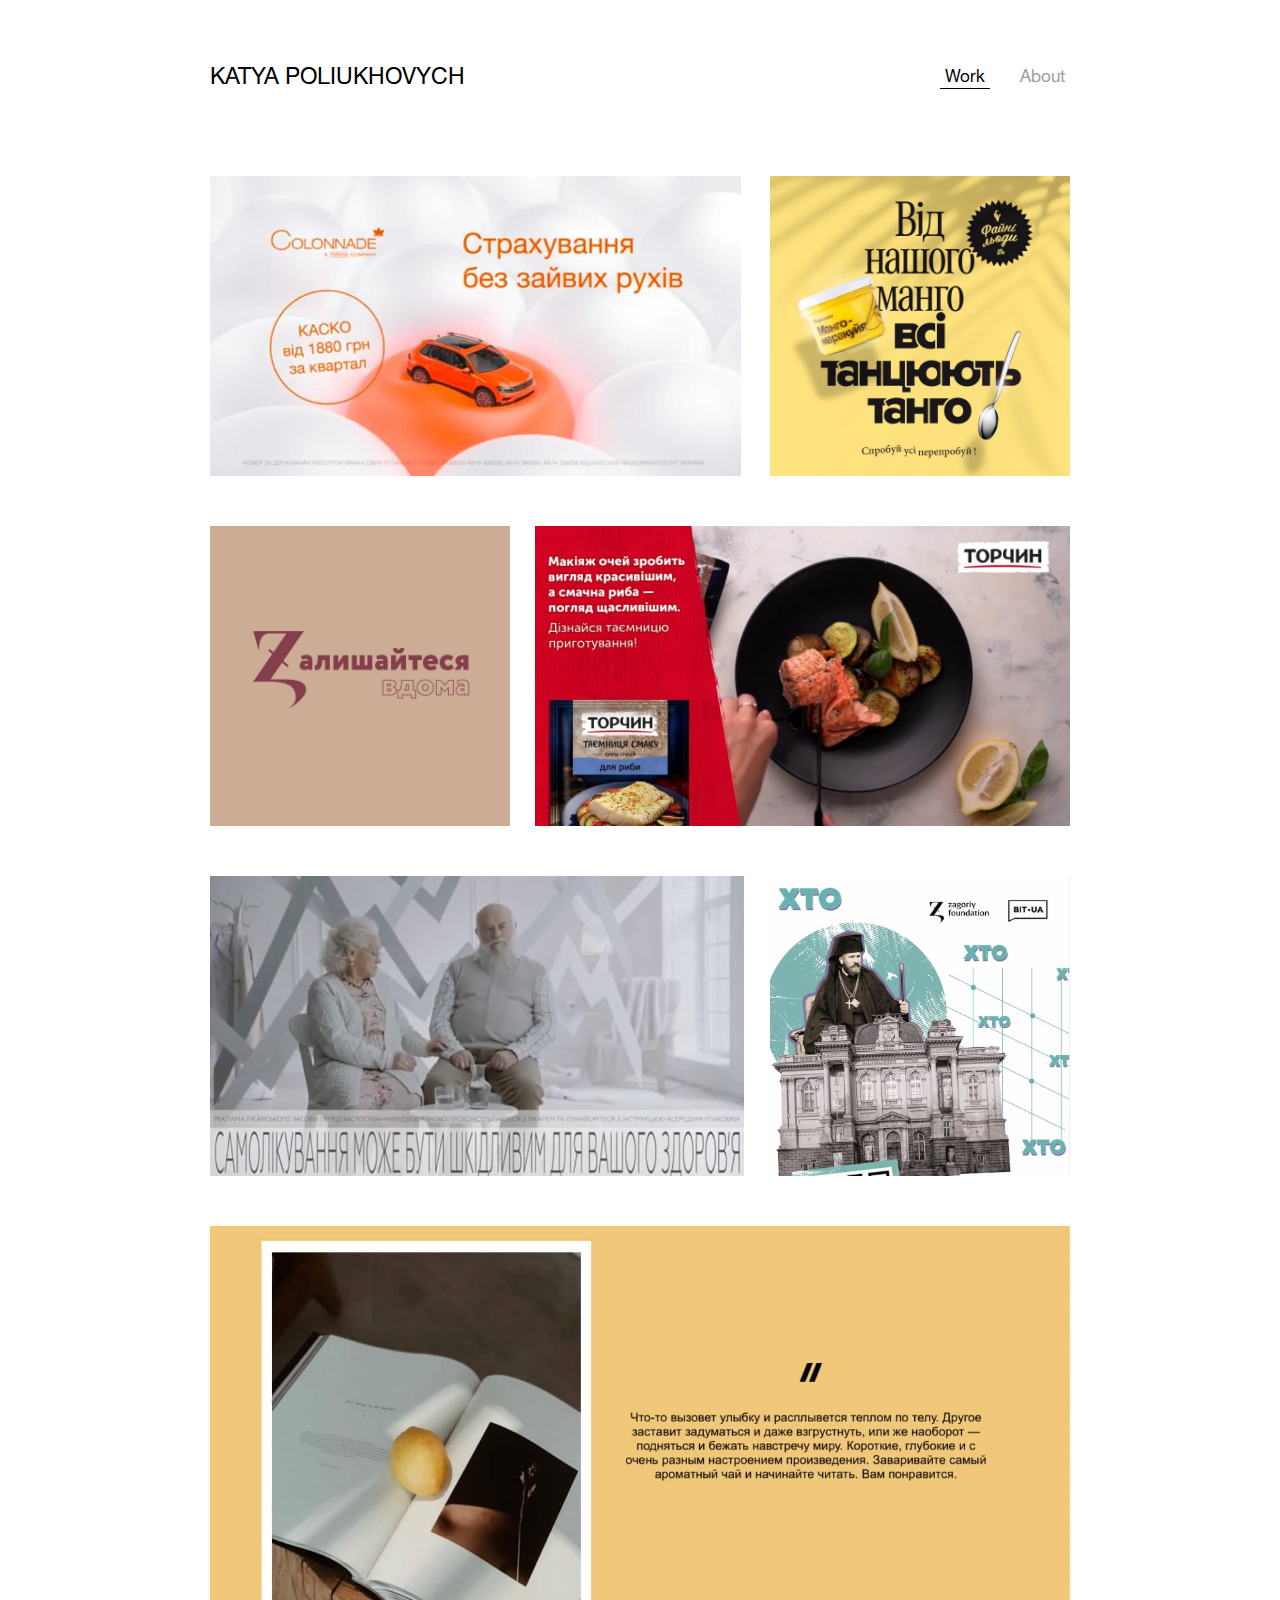
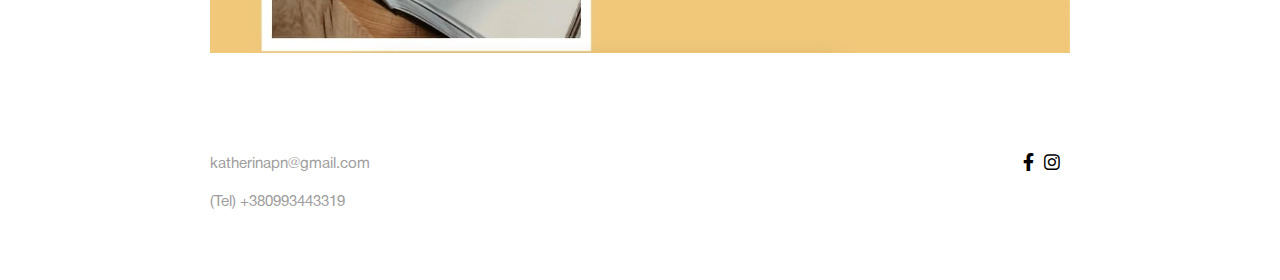
<file: index.html>
<!DOCTYPE html>
<html lang="ua">
<head>
	<meta charset="utf-8">
	<title>Porftolio</title>
	<link rel="stylesheet" type="text/css" href="css/fonts.css">
	<link rel="stylesheet" type="text/css" href="css/nav.css">
	<link rel="stylesheet" type="text/css" href="css/footer.css">
	<link rel="stylesheet" type="text/css" href="css/works.css">
</head>
<body>
<header class="header">
	<div class="container">
		<div class="header_nav">
			<a class="logo" href="#">Katya Poliukhovych</a>
			<nav class="nav">
				<ul class="nav_list">
					<li class="nav_item"><a class="nav_link works_link" href="#">Work</a></li>
					<li class="nav_item"><a class="nav_link person_link" href="about">About</a></li>
				</ul>
			</nav>
		</div>
	</div>
</header>
<section class="section_works">
	<div class="container">
		<div class="works">
			<div class="work">
				<a class="work_link" href="works/colonnade/" data-text="colonnade">
					<img class="work_img" src="content/images/1.jpg" width="840" height="475" alt="">
				</a>
			</div>
			<div class="work">
				<a class="work_link" href="works/ФайніЛьоди/" data-text="Файні Льоди">
					<img class="work_img" src="content/images/2.jpg" width="1280" height="1280" alt="">
				</a>
			</div>
			<div class="work">
				<a class="work_link" href="works/ZagoriyFoundation/" data-text="Zagoriy Foundation">
					<img class="work_img" src="content/images/5.jpg" width="1280" height="1280" alt="">
				</a>
			</div>
			<div class="work">
				<a class="work_link" href="works/Торчин/" data-text="Торчин">
					<img class="work_img" src="content/images/3.jpg" width="1180" height="662" alt="">
				</a>
			</div>
			<div class="work">
				<a class="work_link" href="works/Детралекс/" data-text="Детралекс">
					<img class="work_img" src="content/images/4.jpg" width="848" height="476" alt="">
				</a>
			</div>
			<div class="work">
				<a class="work_link" href="works/ZagoriyFoundationSocial/" data-text="Zagoriy Foundation" data-add-text1 ="соціальна кампанія" data-add-text2 = "про меценатів">
					<img class="work_img" src="content/images/6.jpg" width="883" height="883" alt="">
				</a>
			</div>
			<div class="work">
				<a class="work_link" href="works/ПишуПроКниги/" data-text="Пишу про книги">
					<img class="last_img" src="content/images/7.jpg" width="1280" height="636" alt="">
				</a>
			</div>
		</div>
	</div>
</section>
<footer class="footer">
	<div class="container">
		<div class="footer_main">
			<span class="email">katherinapn@gmail.com</span>
			<div class="social">
				<div class="social_item">
					<a class="social_link" href="https://www.facebook.com/katherina.poliukhovych" target="_blank">
						<span class="icon-facebook-f-brands"></span>
					</a>
				</div>
				<div class="social_item">
					<a class="social_link" href="https://www.instagram.com/katherina.pn/" target="_blank"><span class="icon-instagram-brands"></span></a>
				</div>
			</div>
		</div>
		<span class="phone_number">(Tel) +380993443319</span>
	</div>
</footer>
<script src="js/linkTrans.js"></script>
<script src="js/main.js"></script>
</body>
</html>
</file>
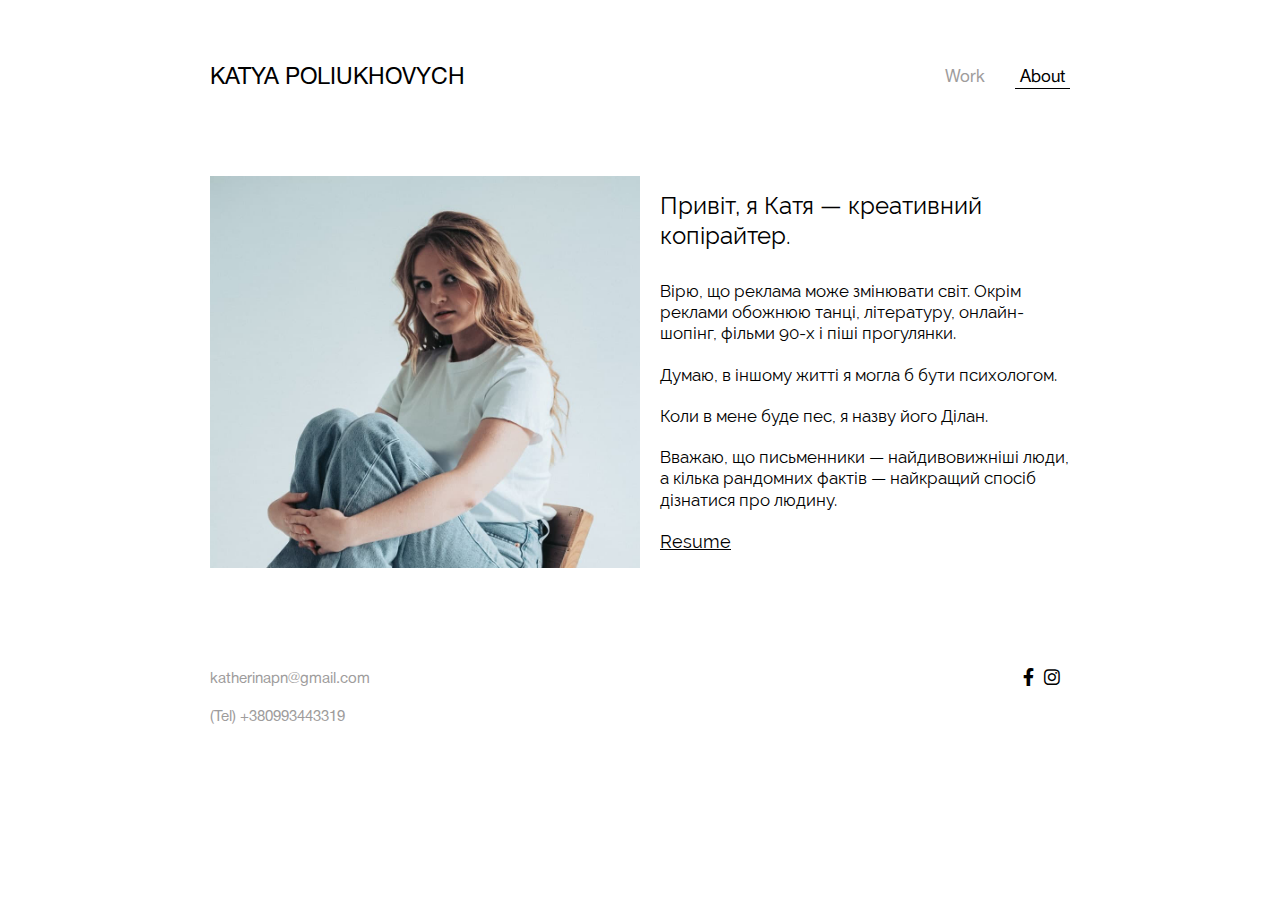
<file: about/index.html>
<!DOCTYPE html>
<html>
<head>
	<meta charset="utf-8">
	<title>Porftolio</title>
	<link rel="stylesheet" type="text/css" href="../css/fonts.css">
	<link rel="stylesheet" type="text/css" href="../css/nav.css">
	<link rel="stylesheet" type="text/css" href="../css/footer.css">
	<link rel="stylesheet" type="text/css" href="../css/works.css">
	<link rel="stylesheet" type="text/css" href="css/current.css">
</head>
<body>
<header class="header">
	<div class="container">
		<div class="header_nav">
			<a class="logo" href="../">Katya Poliukhovych</a>
			<nav class="nav">
				<ul class="nav_list">
					<li class="nav_item"><a class="nav_link works_link" href="../">Work</a></li>
					<li class="nav_item"><a class="nav_link person_link" href="#">About</a></li>
				</ul>
			</nav>
		</div>
	</div>
</header>
<section class="section_about">
	<div class="container">
		<div class="about_main">
			<img class="about_img" src="images/about.jpg" width="960" height="876" alt="">
			<div class="about_info">
				<h1 class="about_title">Привіт, я Катя &mdash; креативний копірайтер.</h1>
				<p class="about_desc">
					Вірю, що реклама може змінювати світ. Окрім реклами обожнюю танці, літературу, онлайн-шопінг, фільми 90-х і піші прогулянки.
				</p>
				<p class="about_desc">
				Думаю, в іншому житті я могла б бути психологом.
				</p>
				<p class="about_desc">
					Коли в мене буде пес, я назву його Ділан.
				</p>
				<p class="about_desc">
					Вважаю, що письменники &mdash; найдивовижніші люди, а кілька рандомних фактів &mdash; найкращий спосіб дізнатися про людину.
				</p>
				<a class="resume_button" href="#">Resume</a>
			</div>
		</div>
		<div class="resume off">
			<img class="resume_img" src="images/resume.jpg" width="876" height="1208" alt="">
		</div>
	</div>
</section>

<footer class="footer">
	<div class="container">
		<div class="footer_main">
			<span class="email">katherinapn@gmail.com</span>
			<div class="social">
				<div class="social_item">
					<a class="social_link" href="https://www.facebook.com/katherina.poliukhovych" target="_blank">
						<span class="icon-facebook-f-brands"></span>
					</a>
				</div>
				<div class="social_item">
					<a class="social_link" href="https://www.instagram.com/katherina.pn/" target="_blank">
						<span class="icon-instagram-brands"></span>
					</a>
				</div>
			</div>
		</div>
		<span class="phone_number">(Tel) +380993443319</span>
	</div>
</footer>
<script src="../js/linkTrans.js"></script>
<script src="js/change.js"></script>
<script src="js/main.js"></script>
</body>
</html>
</file>
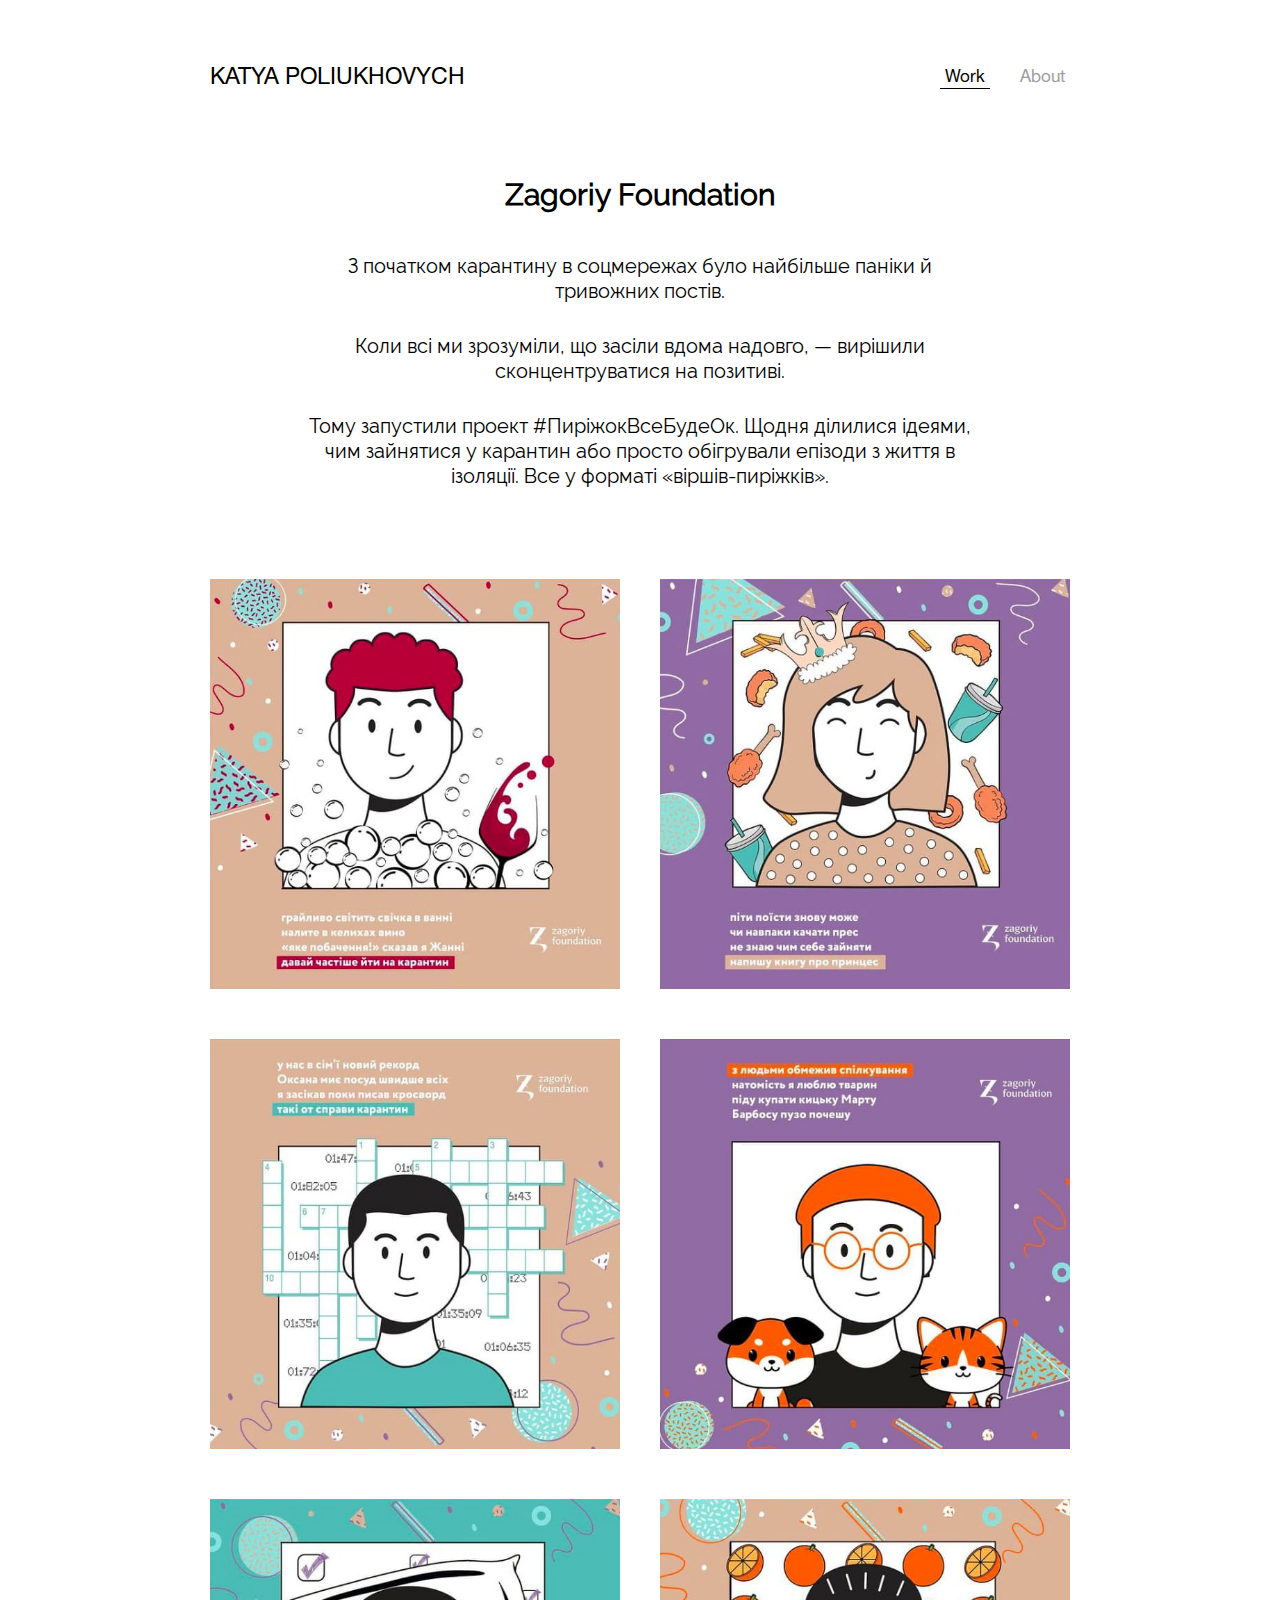
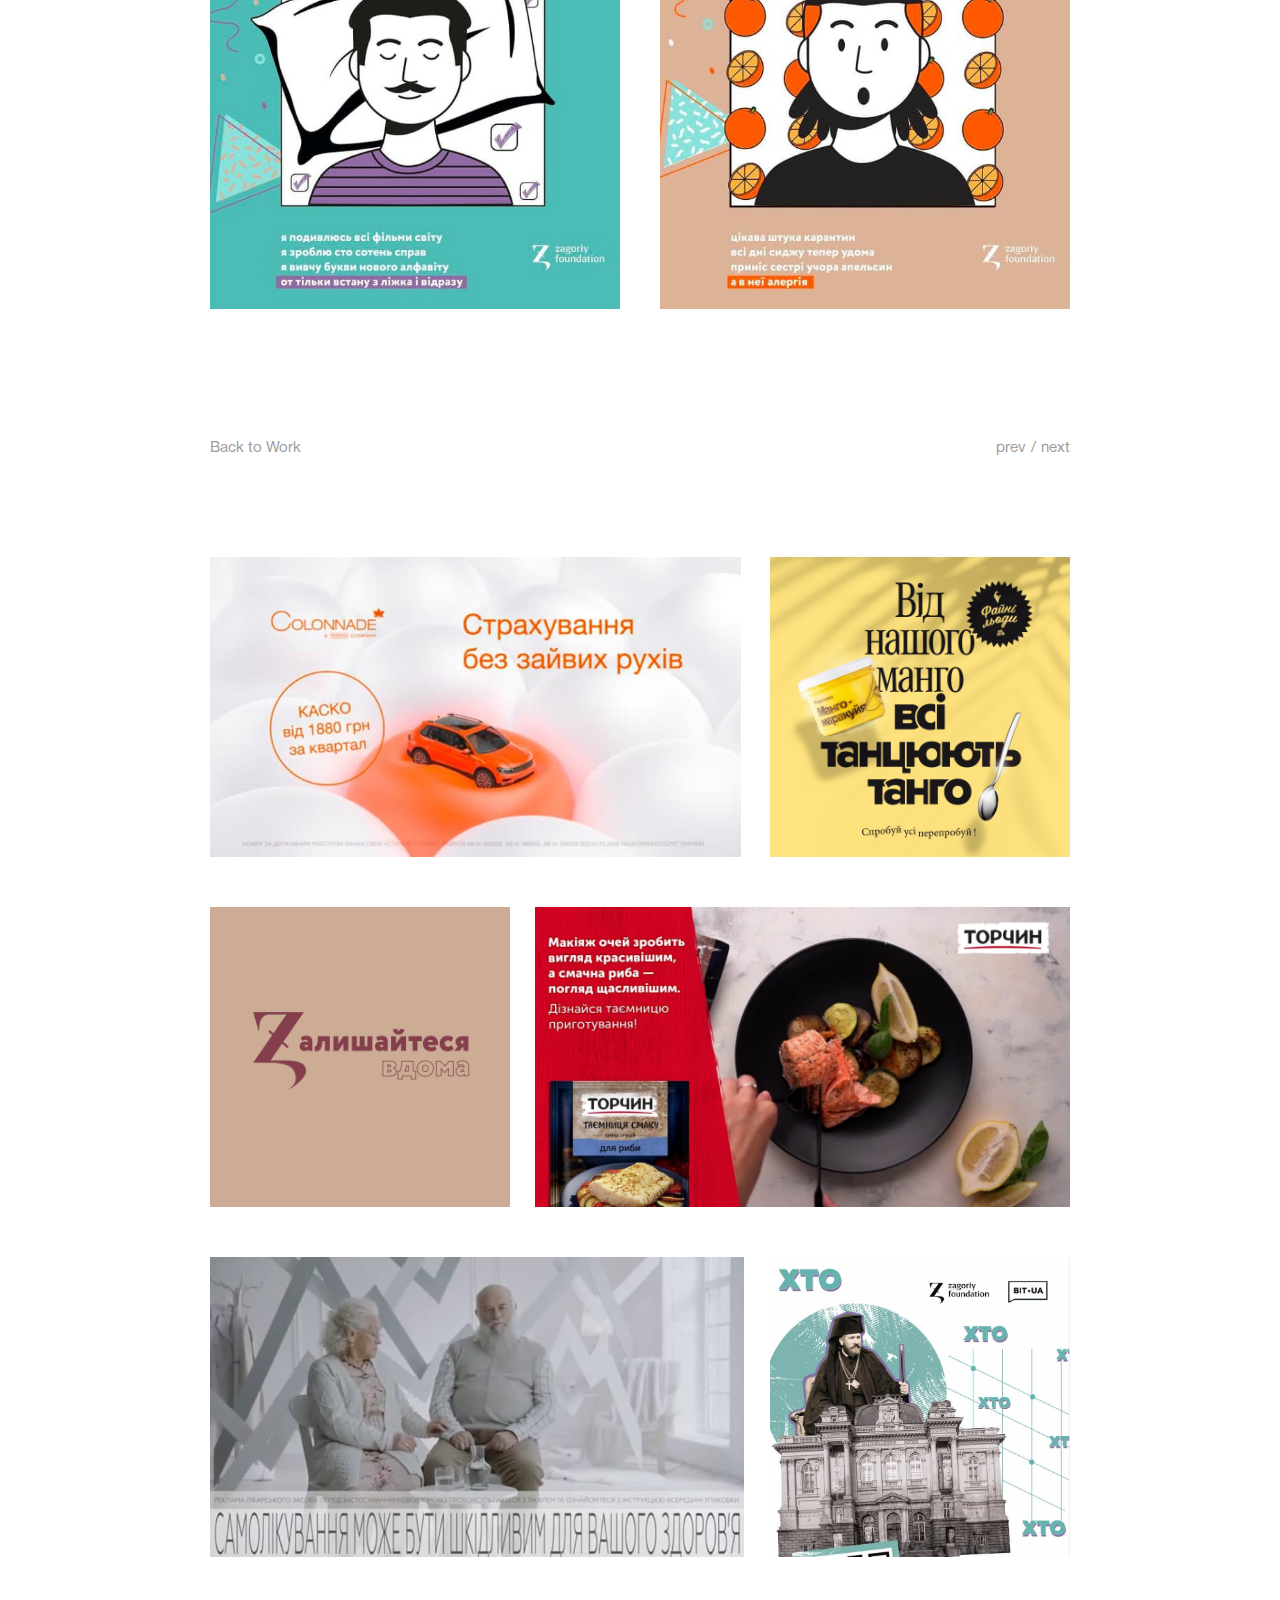
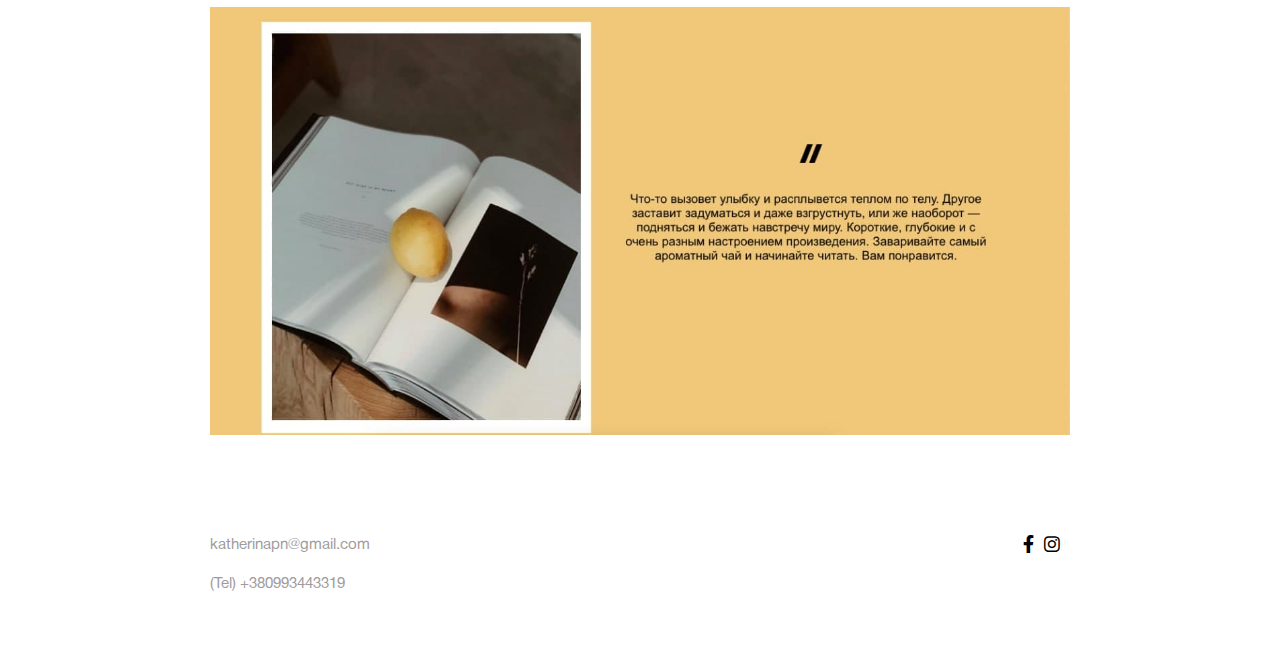
<file: works/ZagoriyFoundation/index.html>
<!DOCTYPE html>
<html lang="ua">
<head>
	<meta charset="utf-8">
	<title>Porftolio</title>
	<link rel="stylesheet" type="text/css" href="../../css/fonts.css">
	<link rel="stylesheet" type="text/css" href="../../css/nav.css">
	<link rel="stylesheet" type="text/css" href="../../css/footer.css">
	<link rel="stylesheet" type="text/css" href="../../css/works.css">
	<link rel="stylesheet" type="text/css" href="css/current.css">
</head>
<body>
<header class="header">
	<div class="container">
		<div class="header_nav">
			<a class="logo" href="../../">Katya Poliukhovych</a>
			<nav class="nav">
				<ul class="nav_list">
					<li class="nav_item"><a class="nav_link works_link" href="../../">Work</a></li>
					<li class="nav_item"><a class="nav_link person_link" href="../../about">About</a></li>
				</ul>
			</nav>
		</div>
	</div>
</header>
<section class="section_current">
	<div class="container">
		<div class="current_info">
			<h1 class="current_title">Zagoriy Foundation</h1>
			<p class="current_desc">
				З початком карантину в соцмережах було найбільше паніки й тривожних постів. </p>
			<p class="current_desc">
				Коли всі ми зрозуміли, що засіли вдома надовго, &mdash; вирішили сконцентруватися на позитиві.
			</p>
			<p class="current_desc">
				Тому запустили проект #ПиріжокВсеБудеОк. Щодня ділилися ідеями, чим зайнятися у карантин або просто обігрували епізоди з життя в ізоляції. Все у форматі «віршів-пиріжків».
			</p>
		</div>

		<div class="images">
			<div class="img_item">
				<img class="img" src="images/1.jpg" width="590" height="590" alt="">
			</div>
			<div class="img_item">
				<img class="img" src="images/2.jpg" width="590" height="590" alt="">
			</div>
			<div class="img_item">
				<img class="img" src="images/3.jpg" width="590" height="590" alt="">
			</div>
			<div class="img_item">
				<img class="img" src="images/4.jpg" width="590" height="590" alt="">
			</div>
			<div class="img_item">
				<img class="img" src="images/5.jpg" width="590" height="590" alt="">
			</div>
			<div class="img_item">
				<img class="img" src="images/6.jpg" width="590" height="590" alt="">
			</div>
		</div>
		

		<div class="current_nav">
			<a class="back link_trans" href="../../">Back to Work</a>
			<div class="current_page">
				<a class="prev link_trans" href="../ФайніЛьоди/">prev</a>
				<span class="slash">/</span>
				<a class="next link_trans" href="../Торчин/">next</a>
			</div>
		</div>

	</div>
</section>
<section class="section_works">
	<div class="container">
		<div class="works">
			<div class="works">
			<div class="work">
				<a class="work_link" href="../colonnade/" data-text="colonnade">
					<img class="work_img" src="../../content/images/1.jpg" width="840" height="475" alt="">
				</a>
			</div>
			<div class="work">
				<a class="work_link" href="../ФайніЛьоди/" data-text="Файні Льоди">
					<img class="work_img" src="../../content/images/2.jpg" width="1280" height="1280" alt="">
				</a>
			</div>
			<div class="work">
				<a class="work_link" href="#" data-text="Zagoriy Foundation">
					<img class="work_img" src="../../content/images/5.jpg" width="1280" height="1280" alt="">
				</a>
			</div>
			<div class="work">
				<a class="work_link" href="../Торчин/" data-text="Торчин">
					<img class="work_img" src="../../content/images/3.jpg" width="1180" height="662" alt="">
				</a>
			</div>
			<div class="work">
				<a class="work_link" href="../Детралекс/" data-text="Детралекс">
					<img class="work_img" src="../../content/images/4.jpg" width="848" height="476" alt="">
				</a>
			</div>
			<div class="work">
				<a class="work_link" href="../ZagoriyFoundationSocial/" data-text="Zagoriy Foundation" data-add-text1 ="соціальна кампанія" data-add-text2 = "про меценатів">
					<img class="work_img" src="../../content/images/6.jpg" width="883" height="883" alt="">
				</a>
			</div>
			<div class="work">
				<a class="work_link" href="../ПишуПроКниги/" data-text="Пишу про книги">
					<img class="last_img" src="../../content/images/7.jpg" width="1280" height="636" alt="">
				</a>
			</div>
		</div>
	</div>
</section>
<footer class="footer">
	<div class="container">
		<div class="footer_main">
			<span class="email">katherinapn@gmail.com</span>
			<div class="social">
				<div class="social_item">
					<a class="social_link" href="https://www.facebook.com/katherina.poliukhovych" target="_blank">
						<span class="icon-facebook-f-brands"></span>
					</a>
				</div>
				<div class="social_item">
					<a class="social_link" href="https://www.instagram.com/katherina.pn/" target="_blank">
						<span class="icon-instagram-brands"></span>
					</a>
				</div>
			</div>
		</div>
		<span class="phone_number">(Tel) +380993443319</span>
	</div>
</footer>
<script src="../../js/linkTrans.js"></script>
<script src="js/main.js"></script>
</body>
</html>
</file>
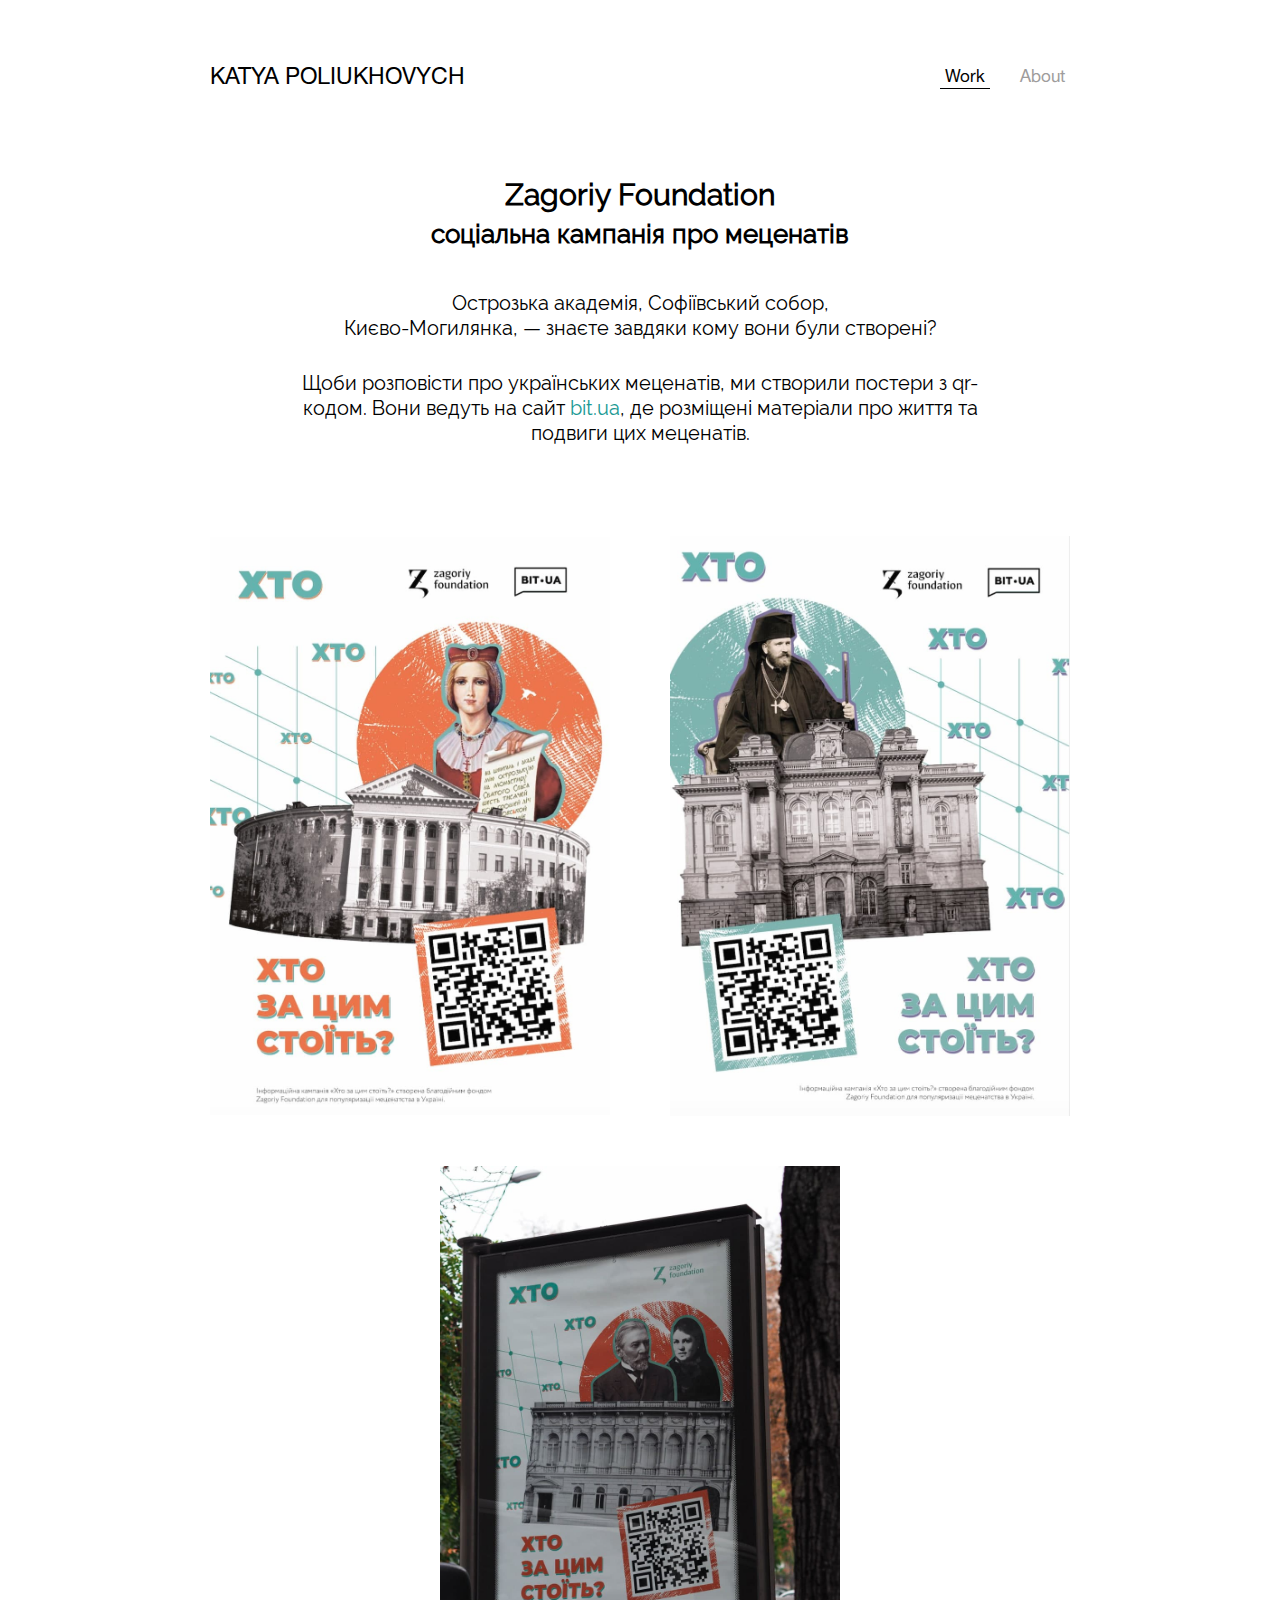
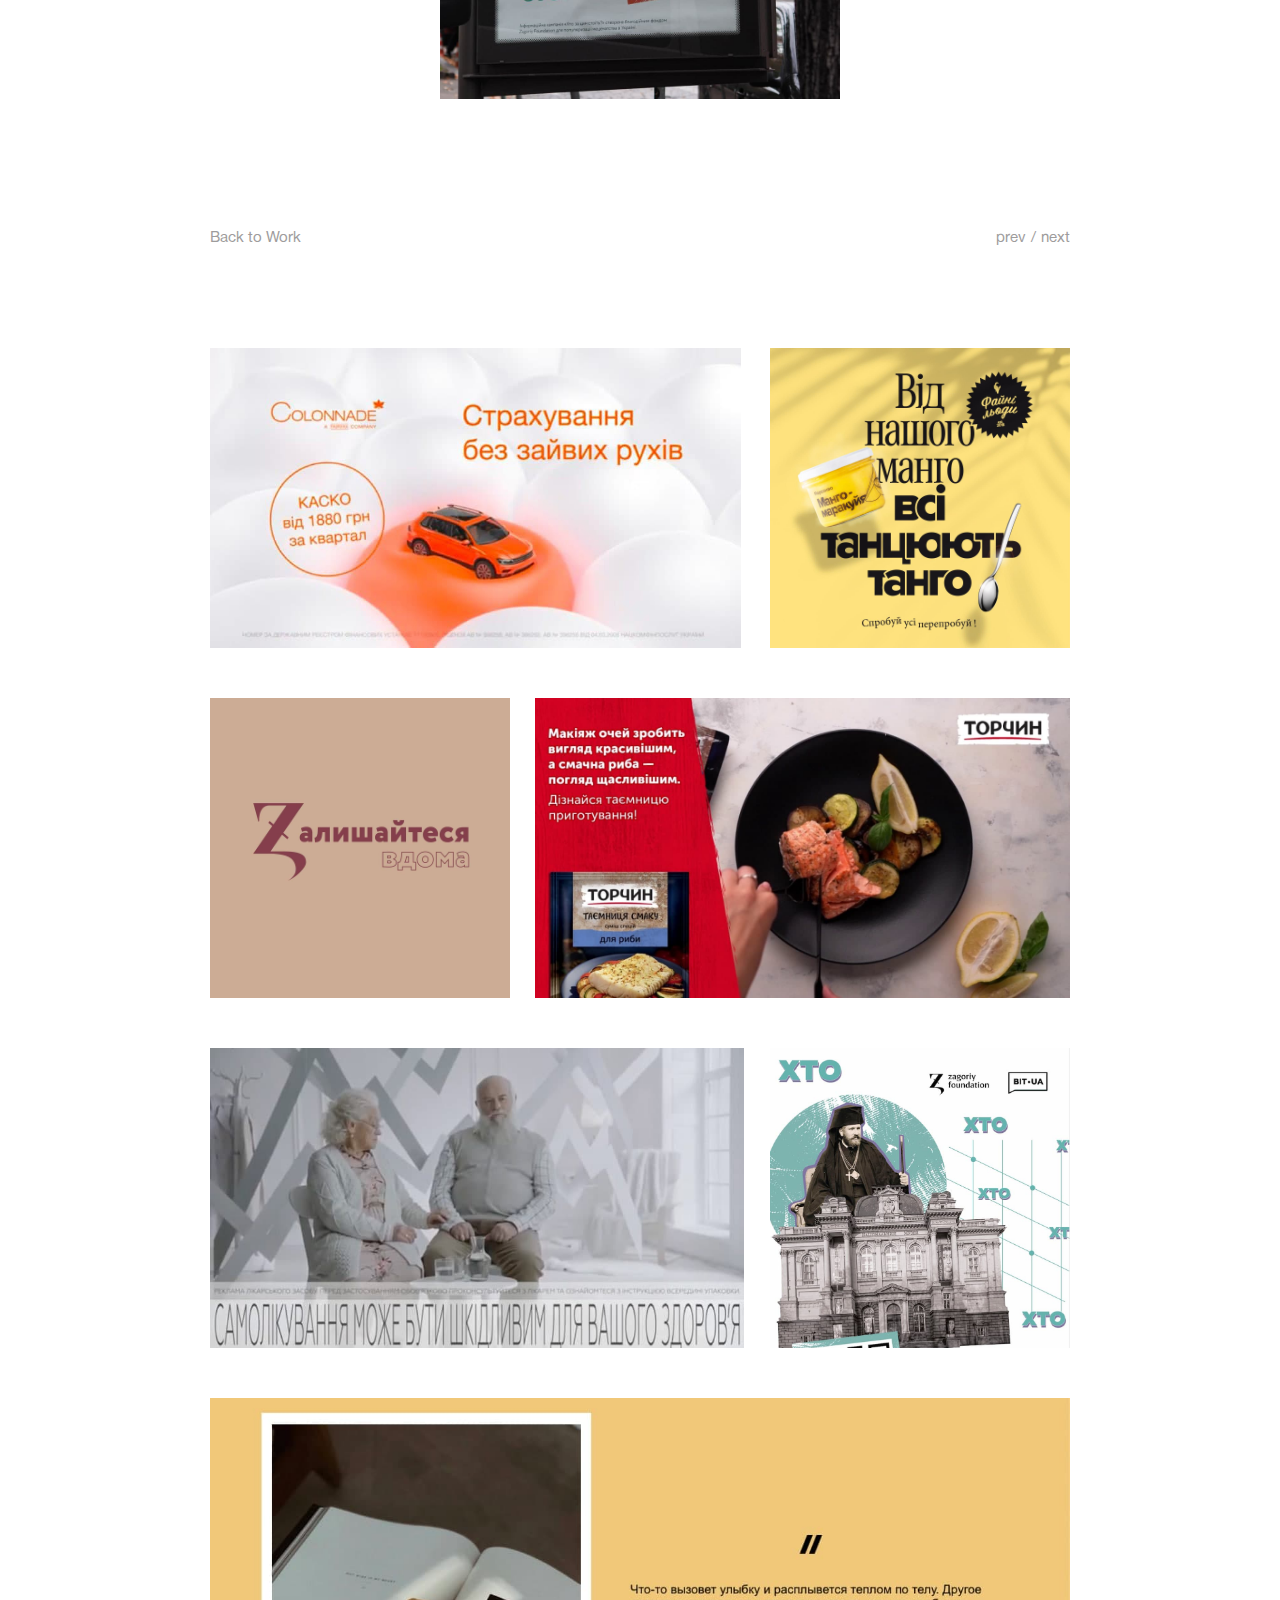
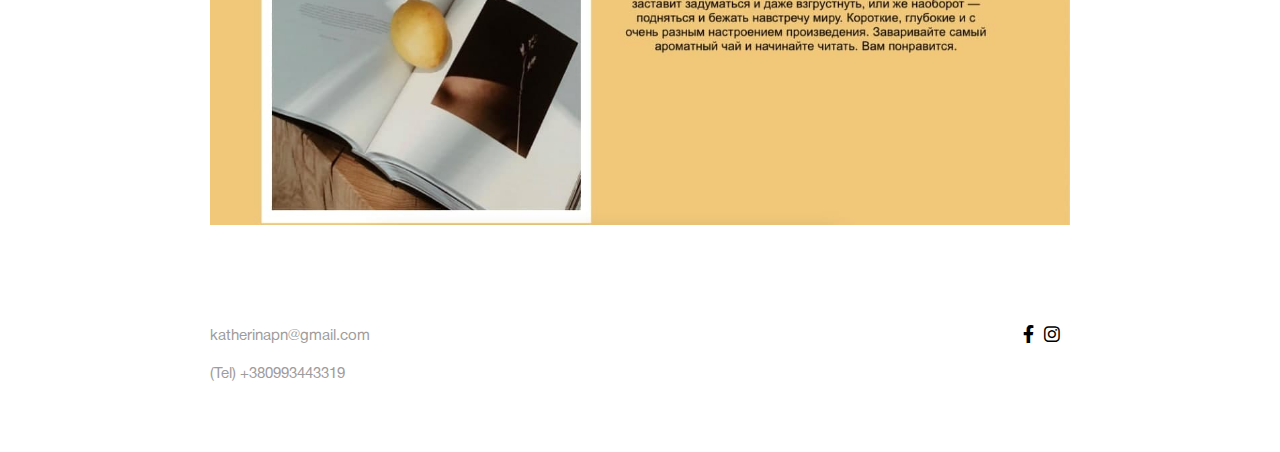
<file: works/ZagoriyFoundationSocial/index.html>
<!DOCTYPE html>
<html lang="ua">
<head>
	<meta charset="utf-8">
	<title>Porftolio</title>
	<link rel="stylesheet" type="text/css" href="../../css/fonts.css">
	<link rel="stylesheet" type="text/css" href="../../css/nav.css">
	<link rel="stylesheet" type="text/css" href="../../css/footer.css">
	<link rel="stylesheet" type="text/css" href="../../css/works.css">
	<link rel="stylesheet" type="text/css" href="css/current.css">
</head>
<body>
<header class="header">
	<div class="container">
		<div class="header_nav">
			<a class="logo" href="../../">Katya Poliukhovych</a>
			<nav class="nav">
				<ul class="nav_list">
					<li class="nav_item"><a class="nav_link works_link" href="../../">Work</a></li>
					<li class="nav_item"><a class="nav_link person_link" href="../../about">About</a></li>
				</ul>
			</nav>
		</div>
	</div>
</header>
<section class="section_current">
	<div class="container">
		<div class="current_info">
			<h1 class="current_title">Zagoriy Foundation<br>
				<span class="current_caption">соціальна кампанія про меценатів</span>
			</h1>
			<p class="current_desc">
				Острозька академія, Софіївський собор,<br> Києво-Могилянка, &mdash; знаєте завдяки кому вони були створені?</p>
			<p class="current_desc">
				Щоби розповісти про українських меценатів, ми створили постери з qr-кодом. Вони ведуть на сайт
				<a class="desc_link" href="https://bit.ua/2020/10/metsenat-sheptytskyy/" target="_blank">bit.ua</a>, де розміщені матеріали про життя та подвиги цих меценатів.
			</p>
		</div>

		<div class="images">
			<div class="img_item">
				<img class="img" src="images/1.jpg" width="885" height="1280" alt="">
			</div>
			<div class="img_item">
				<img class="img" src="images/3.jpg" width="883" height="1280" alt="">
			</div>
			<div class="img_item">
				<img class="img" src="images/5.jpg" width="960" height="1280" alt="">
			</div>
		</div>
		

		<div class="current_nav">
			<a class="back link_trans" href="../../">Back to Work</a>
			<div class="current_page">
				<a class="prev link_trans" href="../Детралекс/">prev</a>
				<span class="slash">/</span>
				<a class="next link_trans" href="../ПишуПроКниги/">next</a>
			</div>
		</div>

	</div>
</section>
<section class="section_works">
	<div class="container">
		<div class="works">
			<div class="works">
			<div class="work">
				<a class="work_link" href="../colonnade/" data-text="colonnade">
					<img class="work_img" src="../../content/images/1.jpg" width="840" height="475" alt="">
				</a>
			</div>
			<div class="work">
				<a class="work_link" href="../ФайніЛьоди/" data-text="Файні Льоди">
					<img class="work_img" src="../../content/images/2.jpg" width="1280" height="1280" alt="">
				</a>
			</div>
			<div class="work">
				<a class="work_link" href="../ZagoriyFoundation/" data-text="Zagoriy Foundation">
					<img class="work_img" src="../../content/images/5.jpg" width="1280" height="1280" alt="">
				</a>
			</div>
			<div class="work">
				<a class="work_link" href="../Торчин/" data-text="Торчин">
					<img class="work_img" src="../../content/images/3.jpg" width="1180" height="662" alt="">
				</a>
			</div>
			<div class="work">
				<a class="work_link" href="../Детралекс/" data-text="Детралекс">
					<img class="work_img" src="../../content/images/4.jpg" width="848" height="476" alt="">
				</a>
			</div>
			<div class="work">
				<a class="work_link" href="#" data-text="Zagoriy Foundation" data-add-text1 ="соціальна кампанія" data-add-text2 = "про меценатів">
					<img class="work_img" src="../../content/images/6.jpg" width="883" height="883" alt="">
				</a>
			</div>
			<div class="work">
				<a class="work_link" href="../ПишуПроКниги/" data-text="Пишу про книги">
					<img class="last_img" src="../../content/images/7.jpg" width="1280" height="636" alt="">
				</a>
			</div>
		</div>
	</div>
</section>
<footer class="footer">
	<div class="container">
		<div class="footer_main">
			<span class="email">katherinapn@gmail.com</span>
			<div class="social">
				<div class="social_item">
					<a class="social_link" href="https://www.facebook.com/katherina.poliukhovych" target="_blank">
						<span class="icon-facebook-f-brands"></span>
					</a>
				</div>
				<div class="social_item">
					<a class="social_link" href="https://www.instagram.com/katherina.pn/" target="_blank">
						<span class="icon-instagram-brands"></span>
					</a>
				</div>
			</div>
		</div>
		<span class="phone_number">(Tel) +380993443319</span>
	</div>
</footer>
<script src="../../js/linkTrans.js"></script>
<script src="js/main.js"></script>
</body>
</html>
</file>
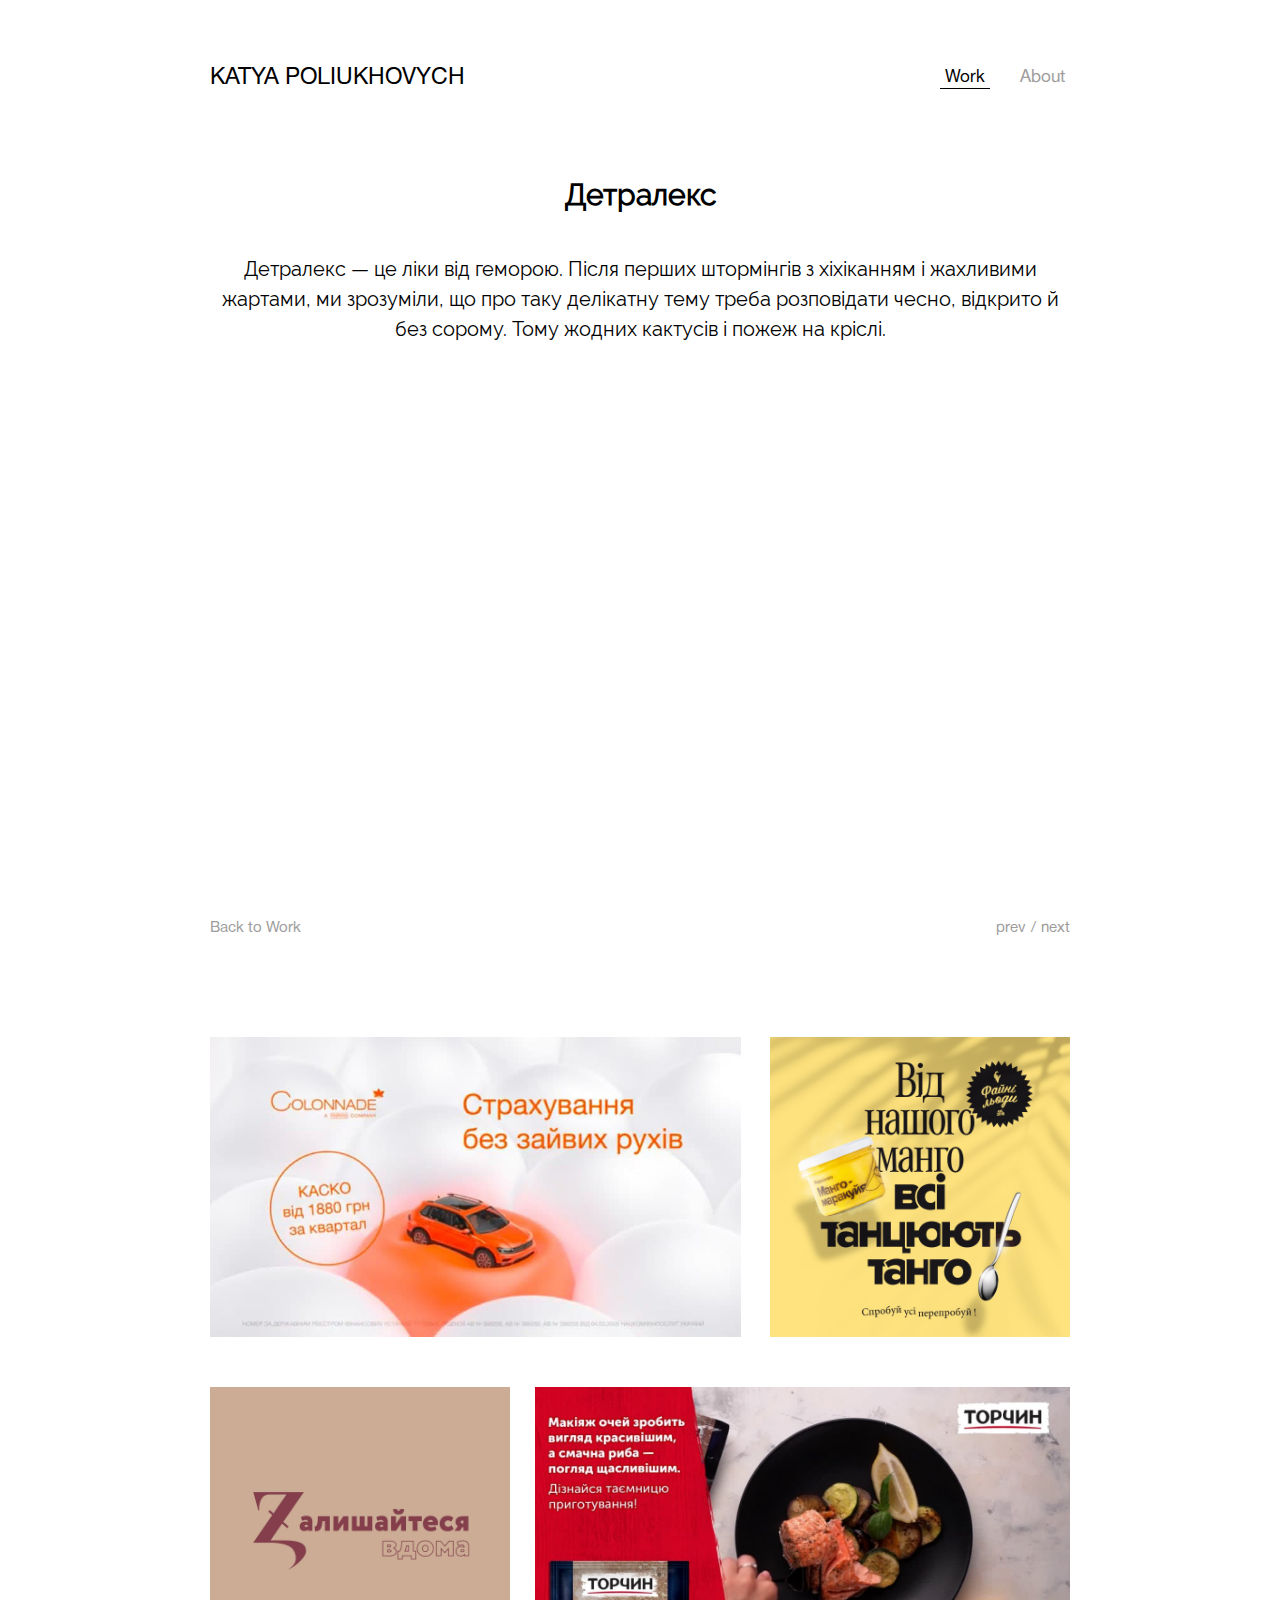
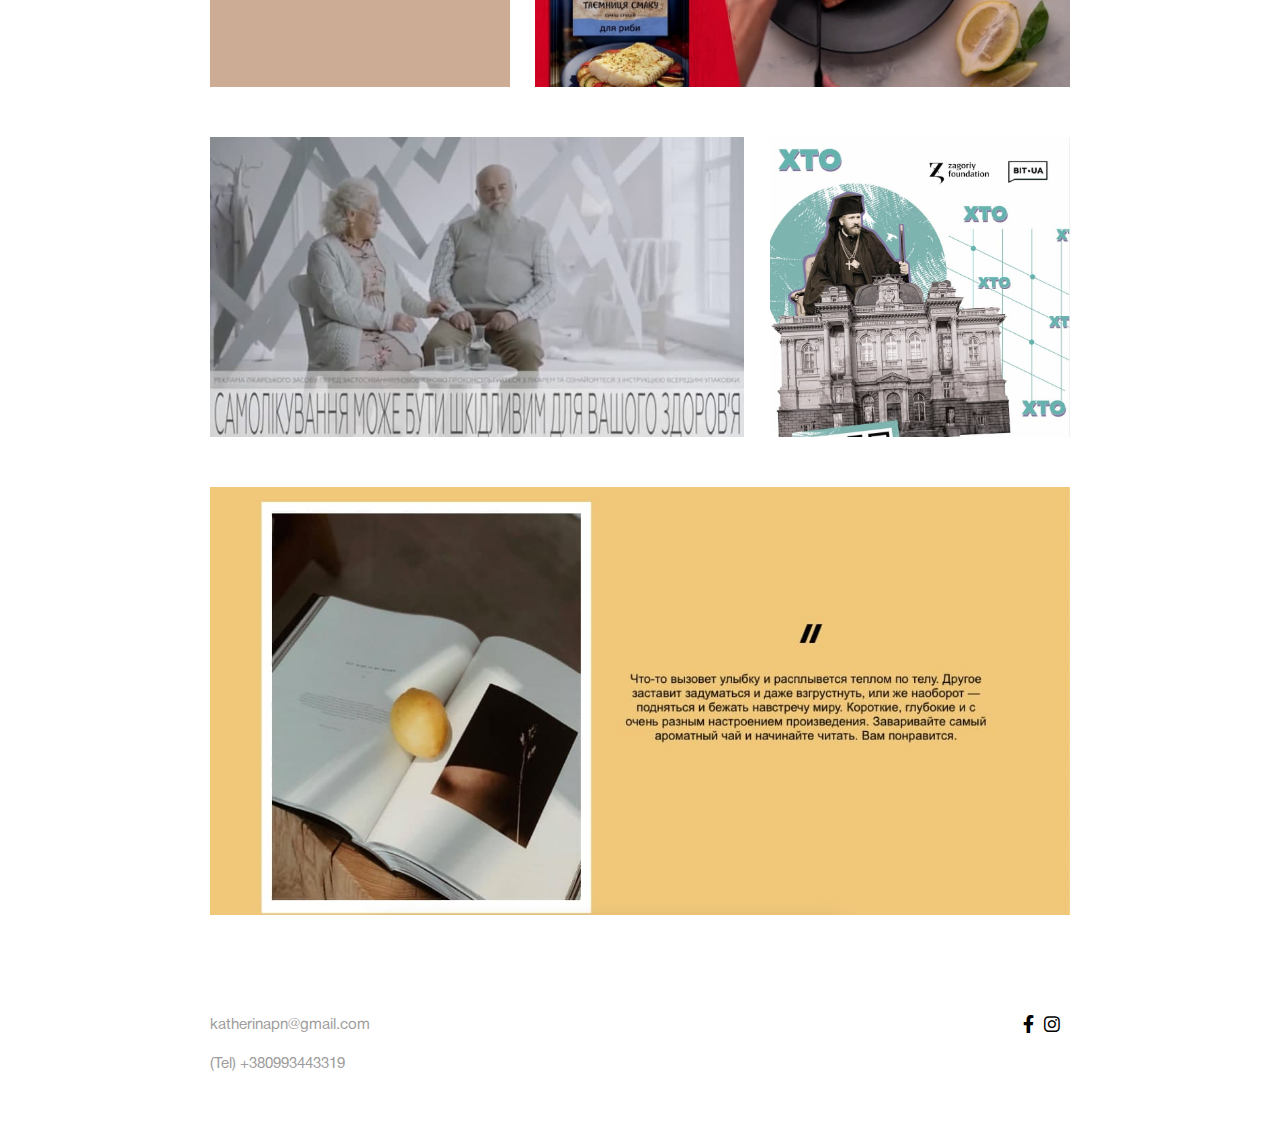
<file: works/Детралекс/index.html>
<!DOCTYPE html>
<html lang="ua">
<head>
	<meta charset="utf-8">
	<title>Porftolio</title>
	<link rel="stylesheet" type="text/css" href="../../css/fonts.css">
	<link rel="stylesheet" type="text/css" href="../../css/nav.css">
	<link rel="stylesheet" type="text/css" href="../../css/footer.css">
	<link rel="stylesheet" type="text/css" href="../../css/works.css">
	<link rel="stylesheet" type="text/css" href="css/current.css">
</head>
<body>
<header class="header">
	<div class="container">
		<div class="header_nav">
			<a class="logo" href="../../">Katya Poliukhovych</a>
			<nav class="nav">
				<ul class="nav_list">
					<li class="nav_item"><a class="nav_link works_link" href="../../">Work</a></li>
					<li class="nav_item"><a class="nav_link person_link" href="../../about">About</a></li>
				</ul>
			</nav>
		</div>
	</div>
</header>
<section class="section_current">
	<div class="container">
		<div class="current_info">
			<h1 class="current_title">Детралекс</h1>
			<p class="current_desc">Детралекс &mdash; це ліки від геморою. Після перших штормінгів з хіхіканням і жахливими жартами, ми зрозуміли, що про таку делікатну тему треба розповідати чесно, відкрито й без сорому. Тому жодних кактусів і пожеж на кріслі.</p>
		</div>

		<div class="video_item">
			<iframe class="video" width="720" height="405" src="https://www.youtube.com/embed/dgisCY--Axw" frameborder="0" allow="accelerometer; autoplay; clipboard-write; encrypted-media; gyroscope; picture-in-picture" allowfullscreen></iframe>
		</div>

		<div class="current_nav">
			<a class="back link_trans" href="../../">Back to Work</a>
			<div class="current_page">
				<a class="prev link_trans" href="../Торчин/">prev</a>
				<span class="slash">/</span>
				<a class="next link_trans" href="../ZagoriyFoundationSocial/">next</a>
			</div>
		</div>
	</div>
</section>
<section class="section_works">
	<div class="container">
		<div class="works">
			<div class="work">
				<a class="work_link" href="../colonnade/" data-text="colonnade">
					<img class="work_img" src="../../content/images/1.jpg" width="840" height="475" alt="">
				</a>
			</div>
			<div class="work">
				<a class="work_link" href="../ФайніЛьоди/" data-text="Файні Льоди">
					<img class="work_img" src="../../content/images/2.jpg" width="1280" height="1280" alt="">
				</a>
			</div>
			<div class="work">
				<a class="work_link" href="../ZagoriyFoundation/" data-text="Zagoriy Foundation">
					<img class="work_img" src="../../content/images/5.jpg" width="1280" height="1280" alt="">
				</a>
			</div>
			<div class="work">
				<a class="work_link" href="../Торчин/" data-text="Торчин">
					<img class="work_img" src="../../content/images/3.jpg" width="1180" height="662" alt="">
				</a>
			</div>
			<div class="work">
				<a class="work_link" href="#" data-text="Детралекс">
					<img class="work_img" src="../../content/images/4.jpg" width="848" height="476" alt="">
				</a>
			</div>
			<div class="work">
				<a class="work_link" href="../ZagoriyFoundationSocial/" data-text="Zagoriy Foundation" data-add-text1 ="соціальна кампанія" data-add-text2 = "про меценатів">
					<img class="work_img" src="../../content/images/6.jpg" width="883" height="883" alt="">
				</a>
			</div>
			<div class="work">
				<a class="work_link" href="../ПишуПроКниги/" data-text="Пишу про книги">
					<img class="last_img" src="../../content/images/7.jpg" width="1280" height="636" alt="">
				</a>
			</div>
		</div>
	</div>
</section>
<footer class="footer">
	<div class="container">
		<div class="footer_main">
			<span class="email">katherinapn@gmail.com</span>
			<div class="social">
				<div class="social_item">
					<a class="social_link" href="https://www.facebook.com/katherina.poliukhovych" target="_blank">
						<span class="icon-facebook-f-brands"></span>
					</a>
				</div>
				<div class="social_item">
					<a class="social_link" href="https://www.instagram.com/katherina.pn/" target="_blank">
						<span class="icon-instagram-brands"></span>
					</a>
				</div>
			</div>
		</div>
		<span class="phone_number">(Tel) +380993443319</span>
	</div>
</footer>
<script src="../../js/linkTrans.js"></script>
<script src="js/main.js"></script>
</body>
</html>
</file>
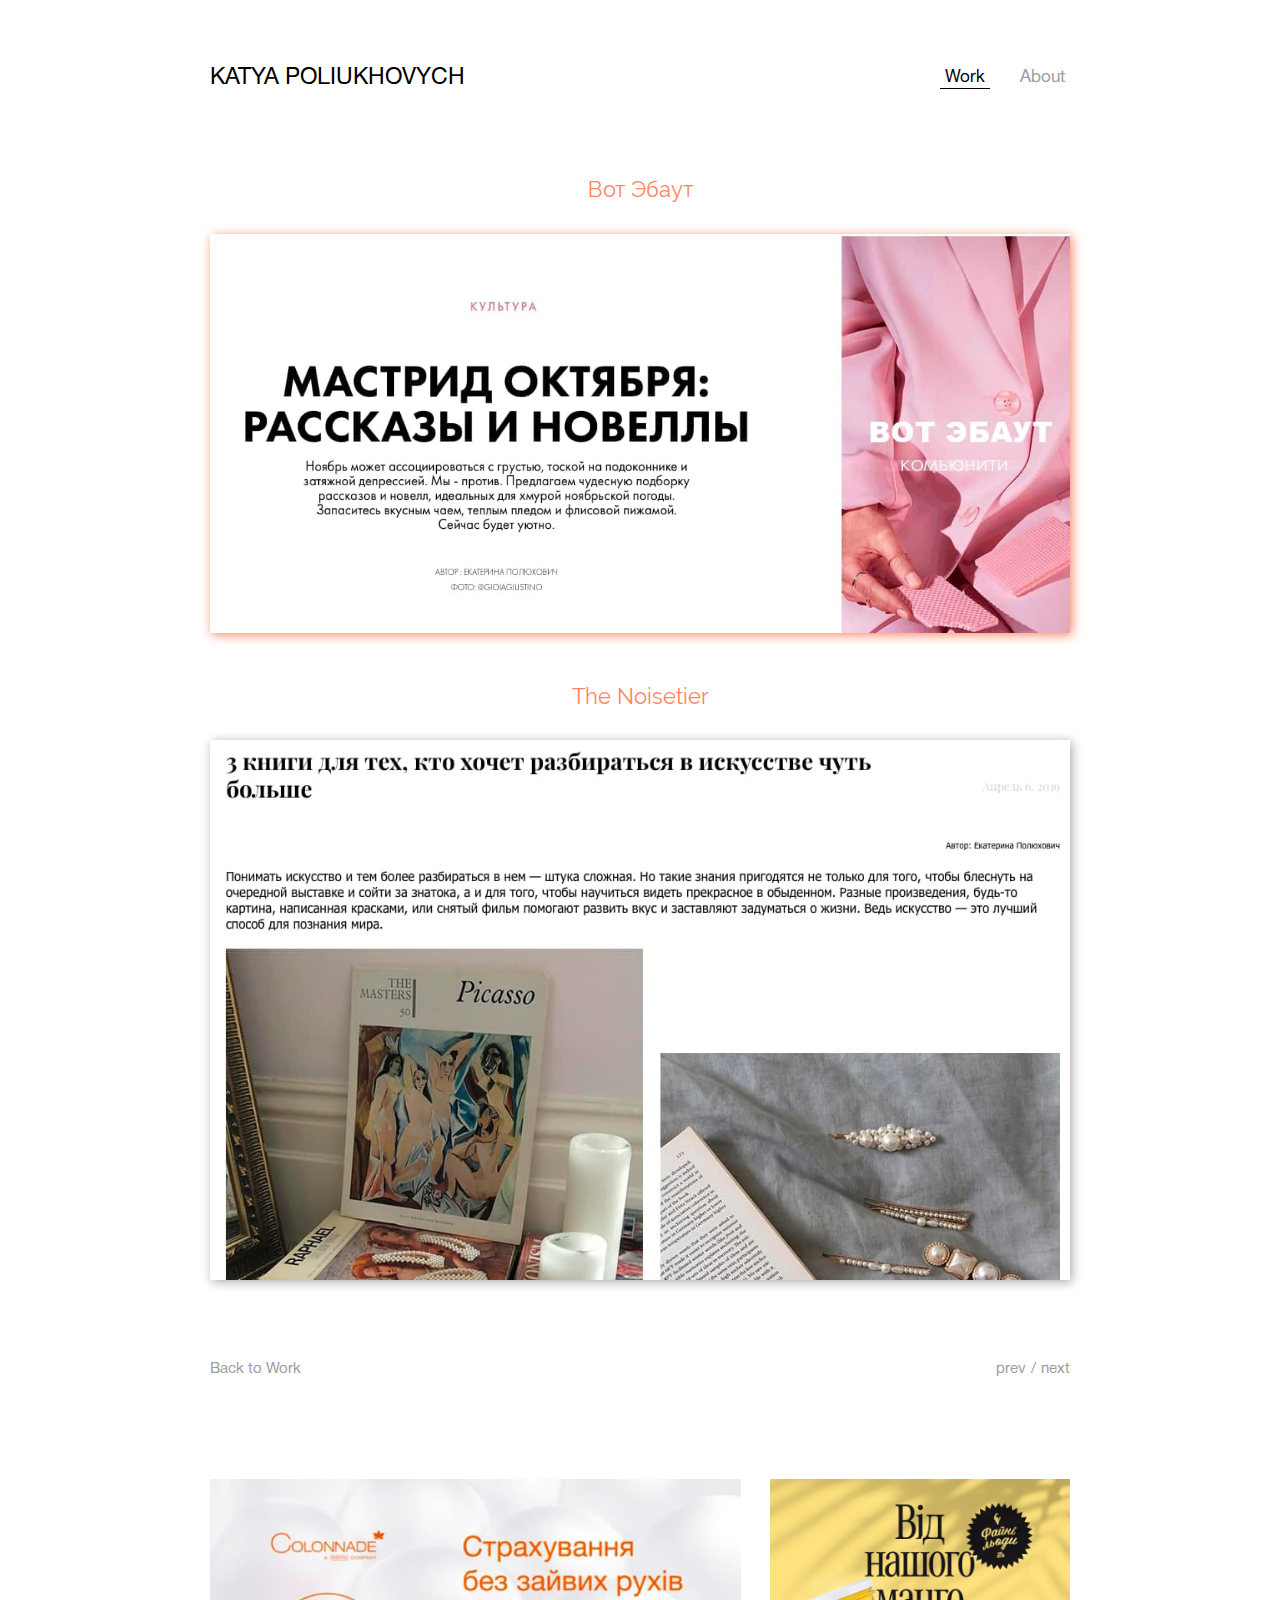
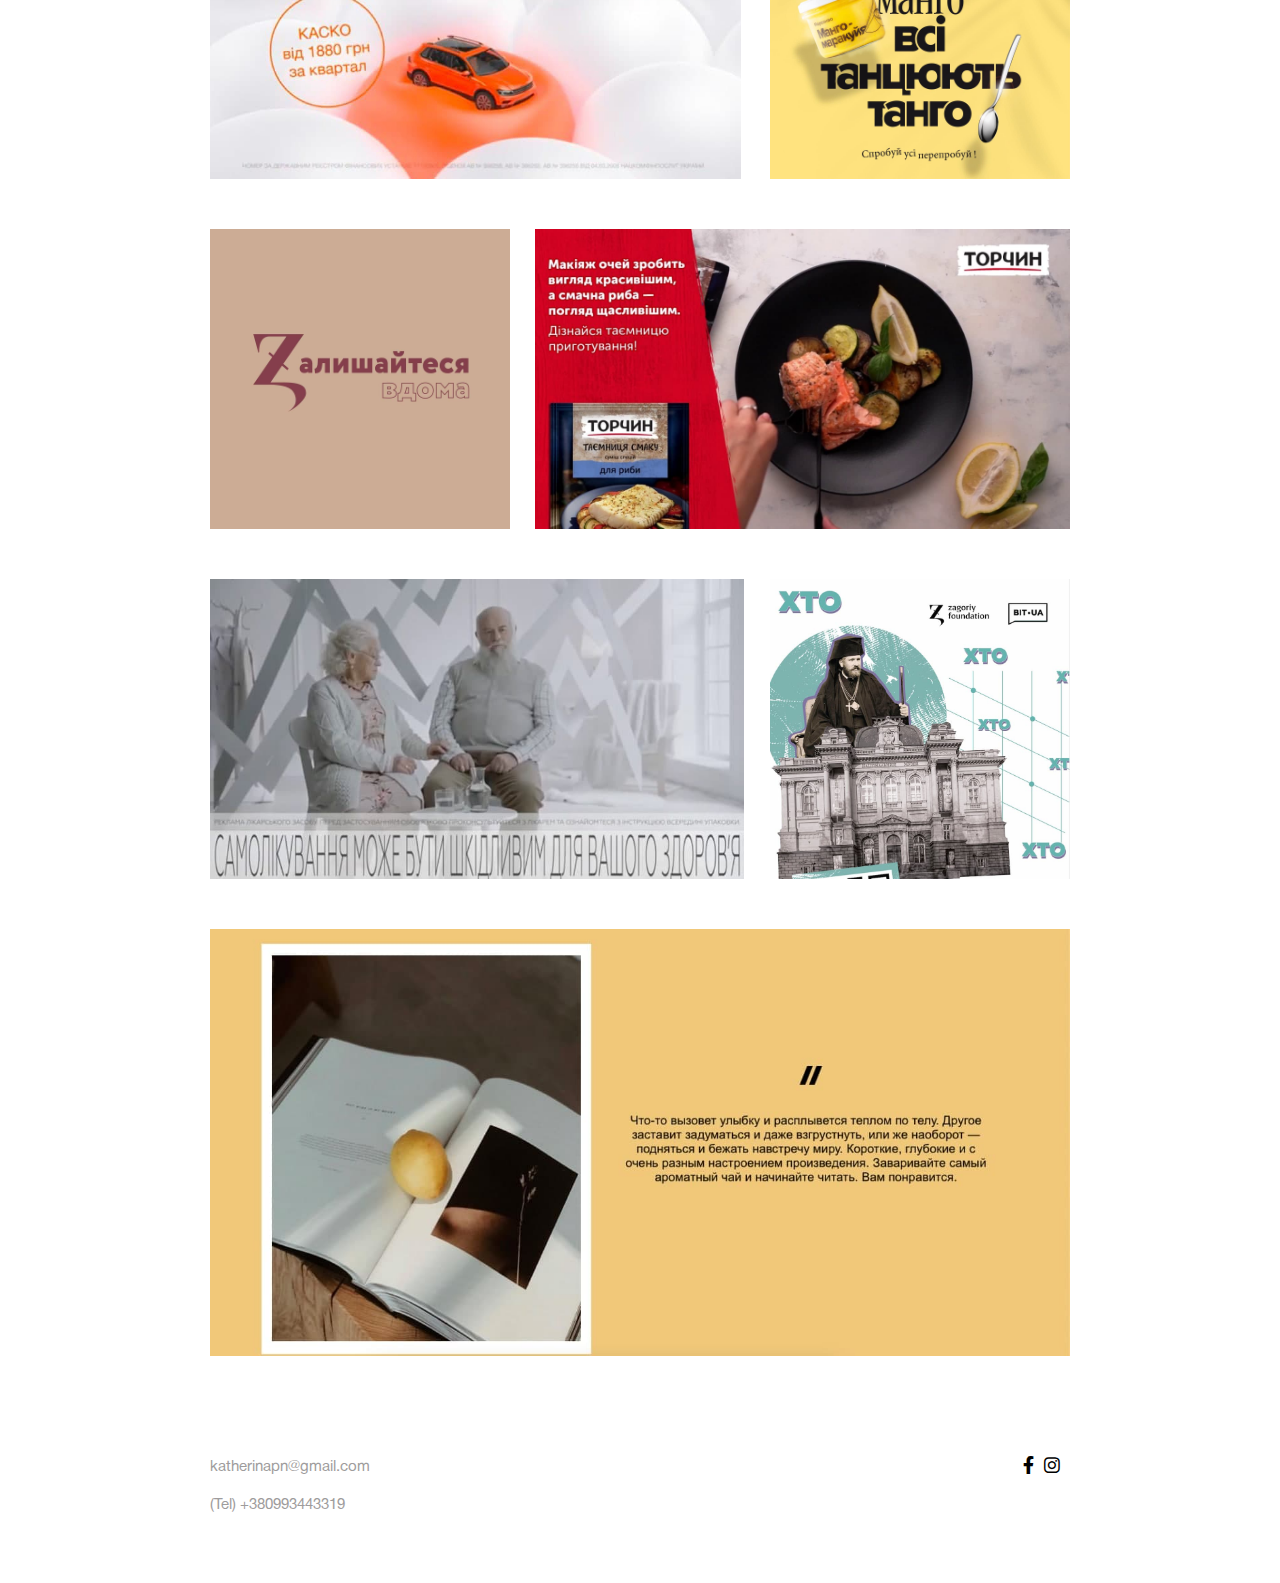
<file: works/ПишуПроКниги/index.html>
<!DOCTYPE html>
<html lang="ua">
<head>
	<meta charset="utf-8">
	<title>Porftolio</title>
	<link rel="stylesheet" type="text/css" href="../../css/fonts.css">
	<link rel="stylesheet" type="text/css" href="../../css/nav.css">
	<link rel="stylesheet" type="text/css" href="../../css/footer.css">
	<link rel="stylesheet" type="text/css" href="../../css/works.css">
	<link rel="stylesheet" type="text/css" href="css/current.css">
</head>
<body>
<header class="header">
	<div class="container">
		<div class="header_nav">
			<a class="logo" href="../../">Katya Poliukhovych</a>
			<nav class="nav">
				<ul class="nav_list">
					<li class="nav_item"><a class="nav_link works_link" href="../../">Work</a></li>
					<li class="nav_item"><a class="nav_link person_link" href="../../about">About</a></li>
				</ul>
			</nav>
		</div>
	</div>
</header>
<section class="section_current">
	<div class="container">
		<div class="images">
			<div class="img_item">
				<a class="book_link" href="https://whatabout.com.ua/mastread-of-october-novels" target="_blank">Вот Эбаут</a>
				<img class="img" src="images/1.jpg" width="1122" height="521" alt="">
			</div>
			<div class="img_item">
				<a class="book_link" href="http://thenoisetier.com/blog/3-books-for-those-who-want-to-understand-art-a-little-more" target="_blank">The Noisetier</a>
				<img class="img" src="images/2.jpg" width="1031" height="647" alt="">
			</div>
		</div>

		<div class="current_nav">
			<a class="back link_trans" href="../../">Back to Work</a>
			<div class="current_page">
				<a class="prev link_trans" href="../ZagoriyFoundationSocial/">prev</a>
				<span class="slash">/</span>
				<a class="next link_trans" href="../colonnade/">next</a>
			</div>
		</div>

	</div>
</section>
<section class="section_works">
	<div class="container">
		<div class="works">
			<div class="work">
				<a class="work_link" href="../colonnade/" data-text="colonnade">
					<img class="work_img" src="../../content/images/1.jpg" width="840" height="475" alt="">
				</a>
			</div>
			<div class="work">
				<a class="work_link" href="../ФайніЛьоди/" data-text="Файні Льоди">
					<img class="work_img" src="../../content/images/2.jpg" width="1280" height="1280" alt="">
				</a>
			</div>
			<div class="work">
				<a class="work_link" href="../ZagoriyFoundation/" data-text="Zagoriy Foundation">
					<img class="work_img" src="../../content/images/5.jpg" width="1280" height="1280" alt="">
				</a>
			</div>
			<div class="work">
				<a class="work_link" href="../Торчин/" data-text="Торчин">
					<img class="work_img" src="../../content/images/3.jpg" width="1180" height="662" alt="">
				</a>
			</div>
			<div class="work">
				<a class="work_link" href="../Детралекс/" data-text="Детралекс">
					<img class="work_img" src="../../content/images/4.jpg" width="848" height="476" alt="">
				</a>
			</div>
			<div class="work">
				<a class="work_link" href="../ZagoriyFoundationSocial/" data-text="Zagoriy Foundation" data-add-text1 ="соціальна кампанія" data-add-text2 = "про меценатів">
					<img class="work_img" src="../../content/images/6.jpg" width="883" height="883" alt="">
				</a>
			</div>
			<div class="work">
				<a class="work_link" href="#" data-text="Пишу про книги">
					<img class="last_img" src="../../content/images/7.jpg" width="1280" height="636" alt="">
				</a>
			</div>
		</div>
	</div>
</section>
<footer class="footer">
	<div class="container">
		<div class="footer_main">
			<span class="email">katherinapn@gmail.com</span>
			<div class="social">
				<div class="social_item">
					<a class="social_link" href="https://www.facebook.com/katherina.poliukhovych" target="_blank">
						<span class="icon-facebook-f-brands"></span>
					</a>
				</div>
				<div class="social_item">
					<a class="social_link" href="https://www.instagram.com/katherina.pn/" target="_blank">
						<span class="icon-instagram-brands"></span>
					</a>
				</div>
			</div>
		</div>
		<span class="phone_number">(Tel) +380993443319</span>
	</div>
</footer>
<script src="../../js/linkTrans.js"></script>
<script src="js/main.js"></script>
</body>
</html>
</file>
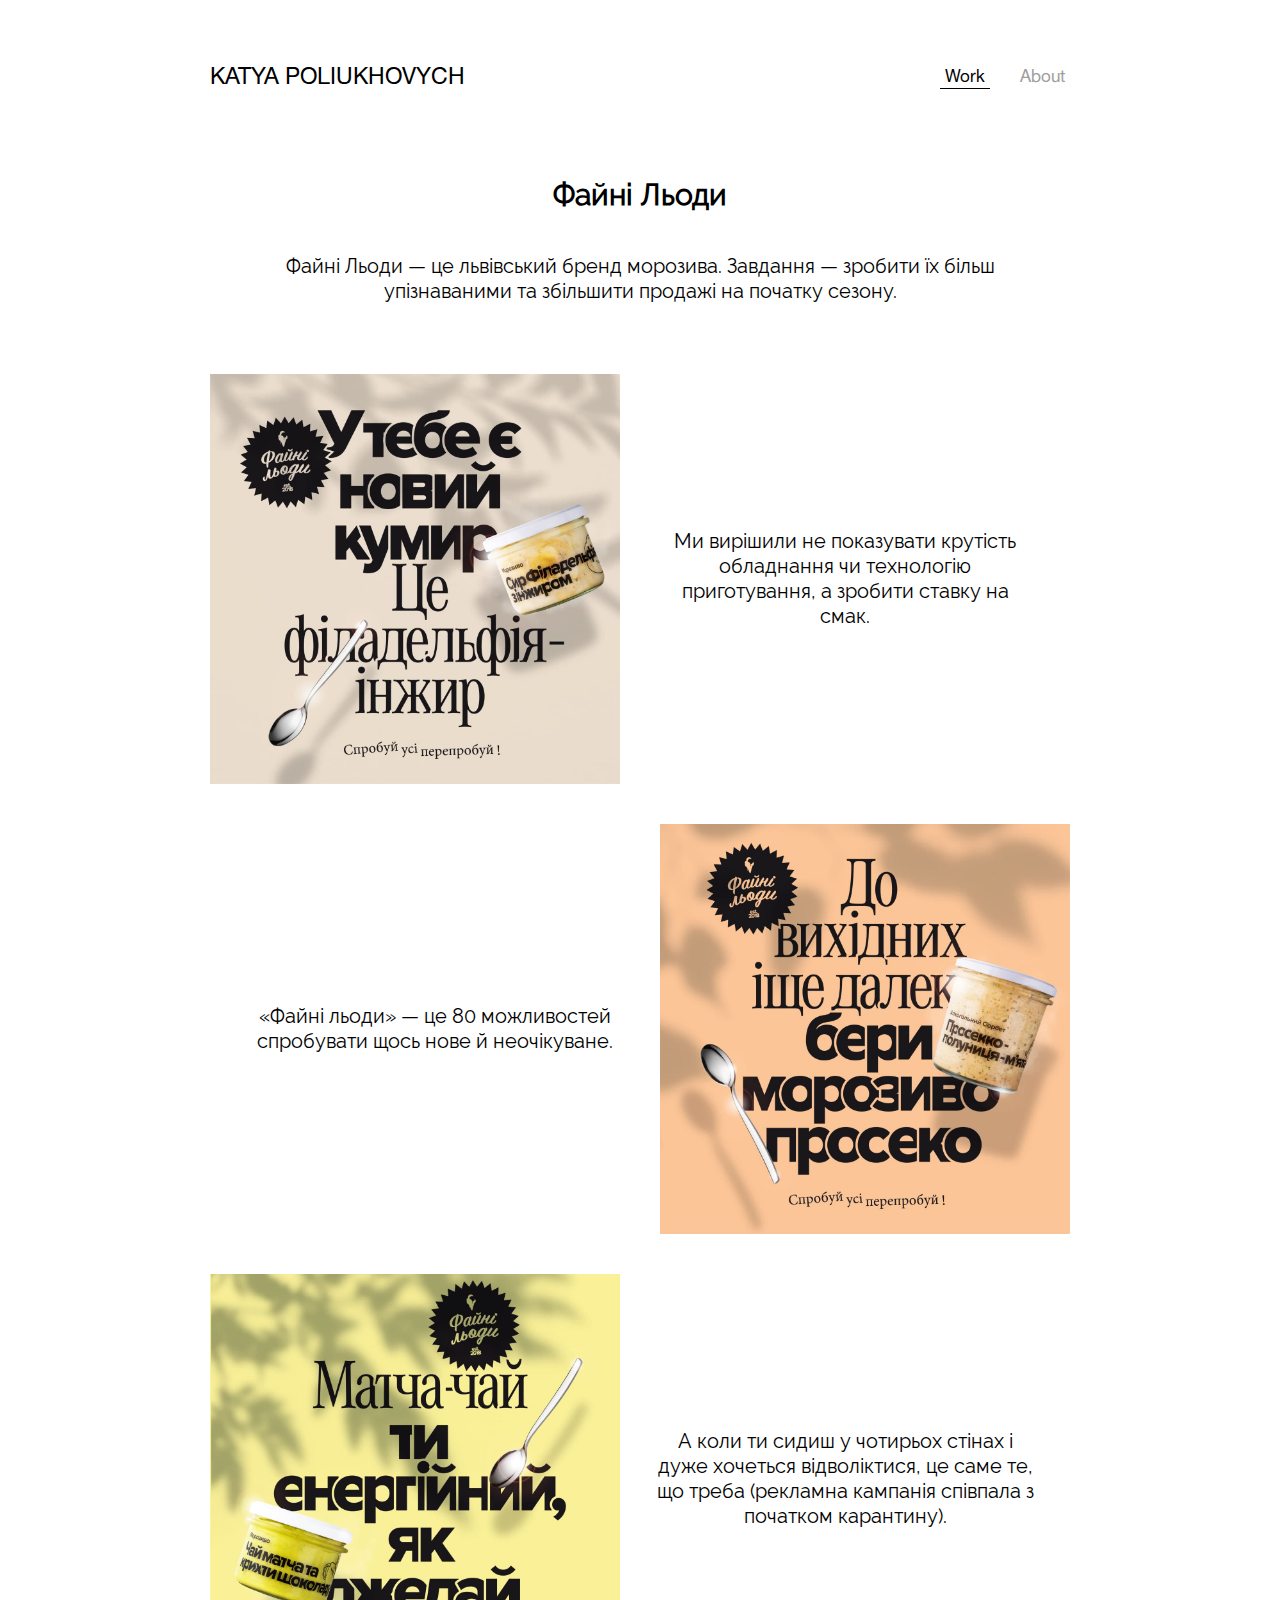
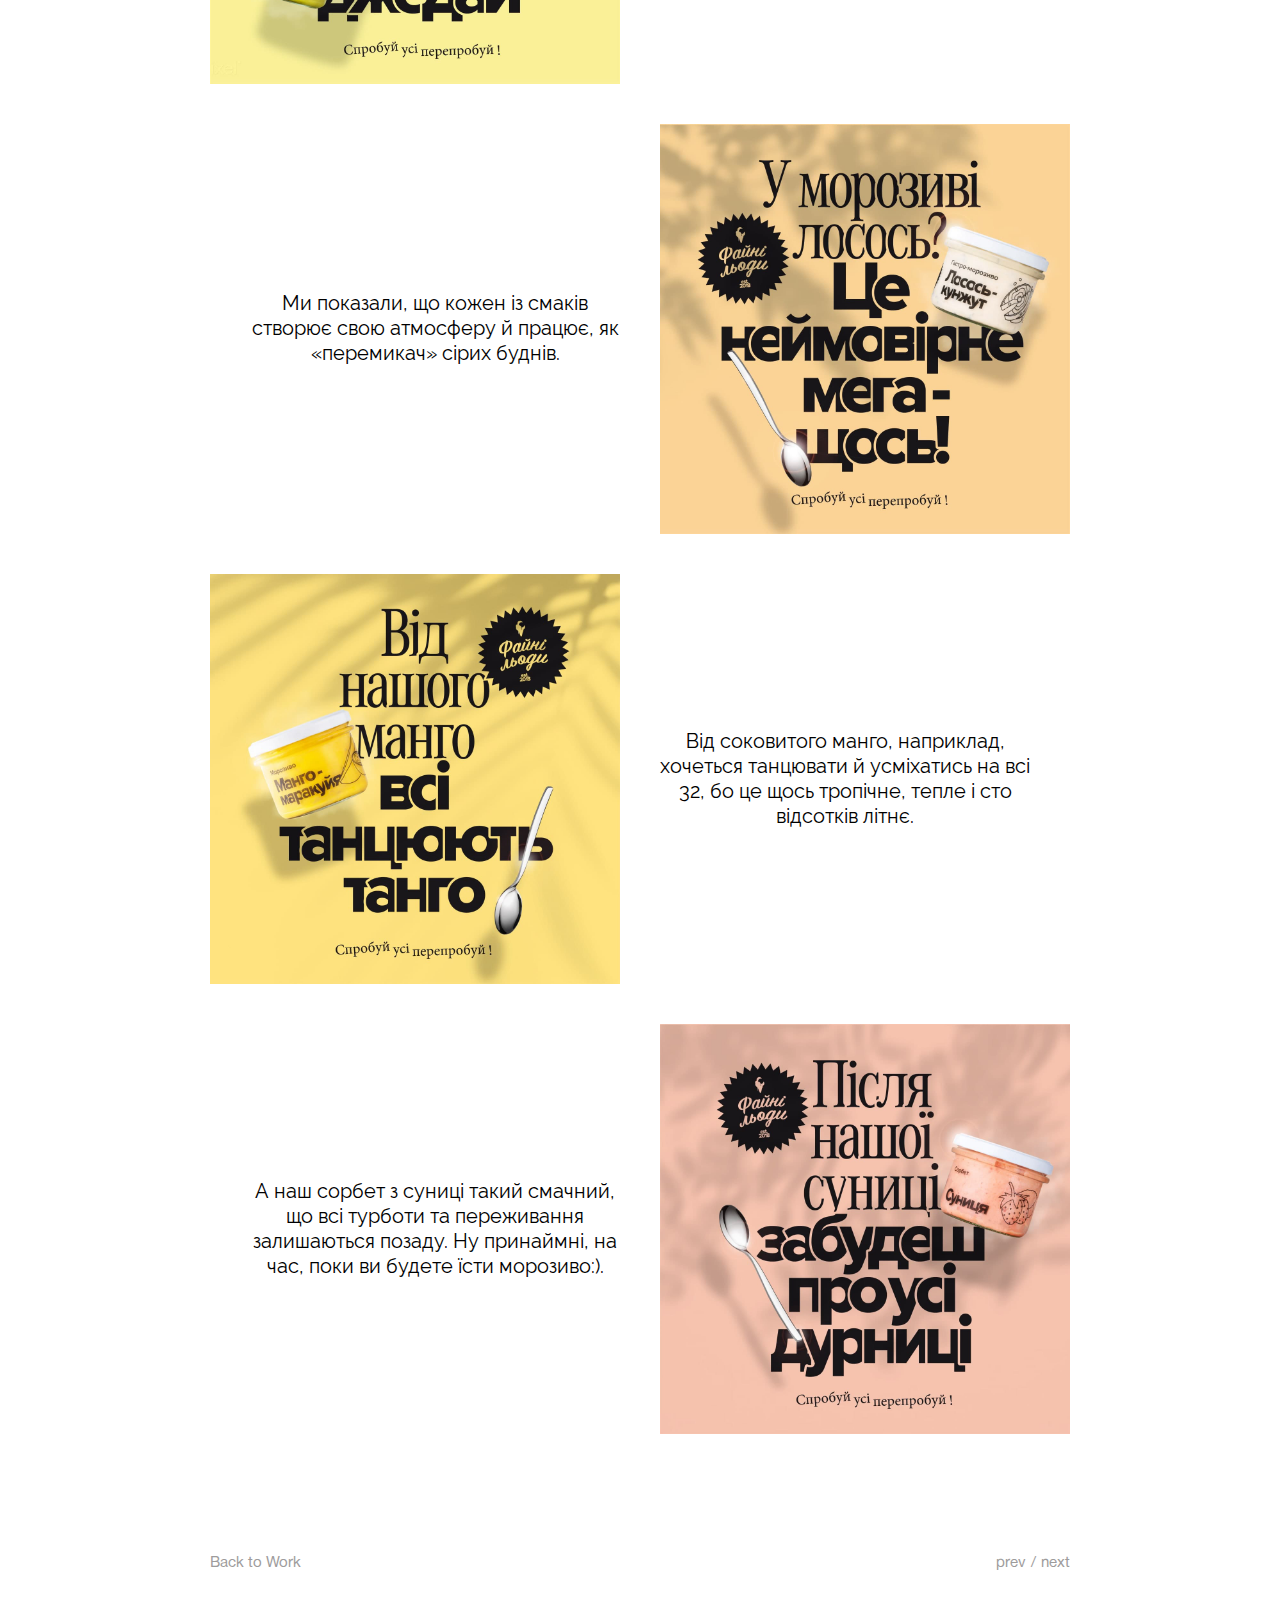
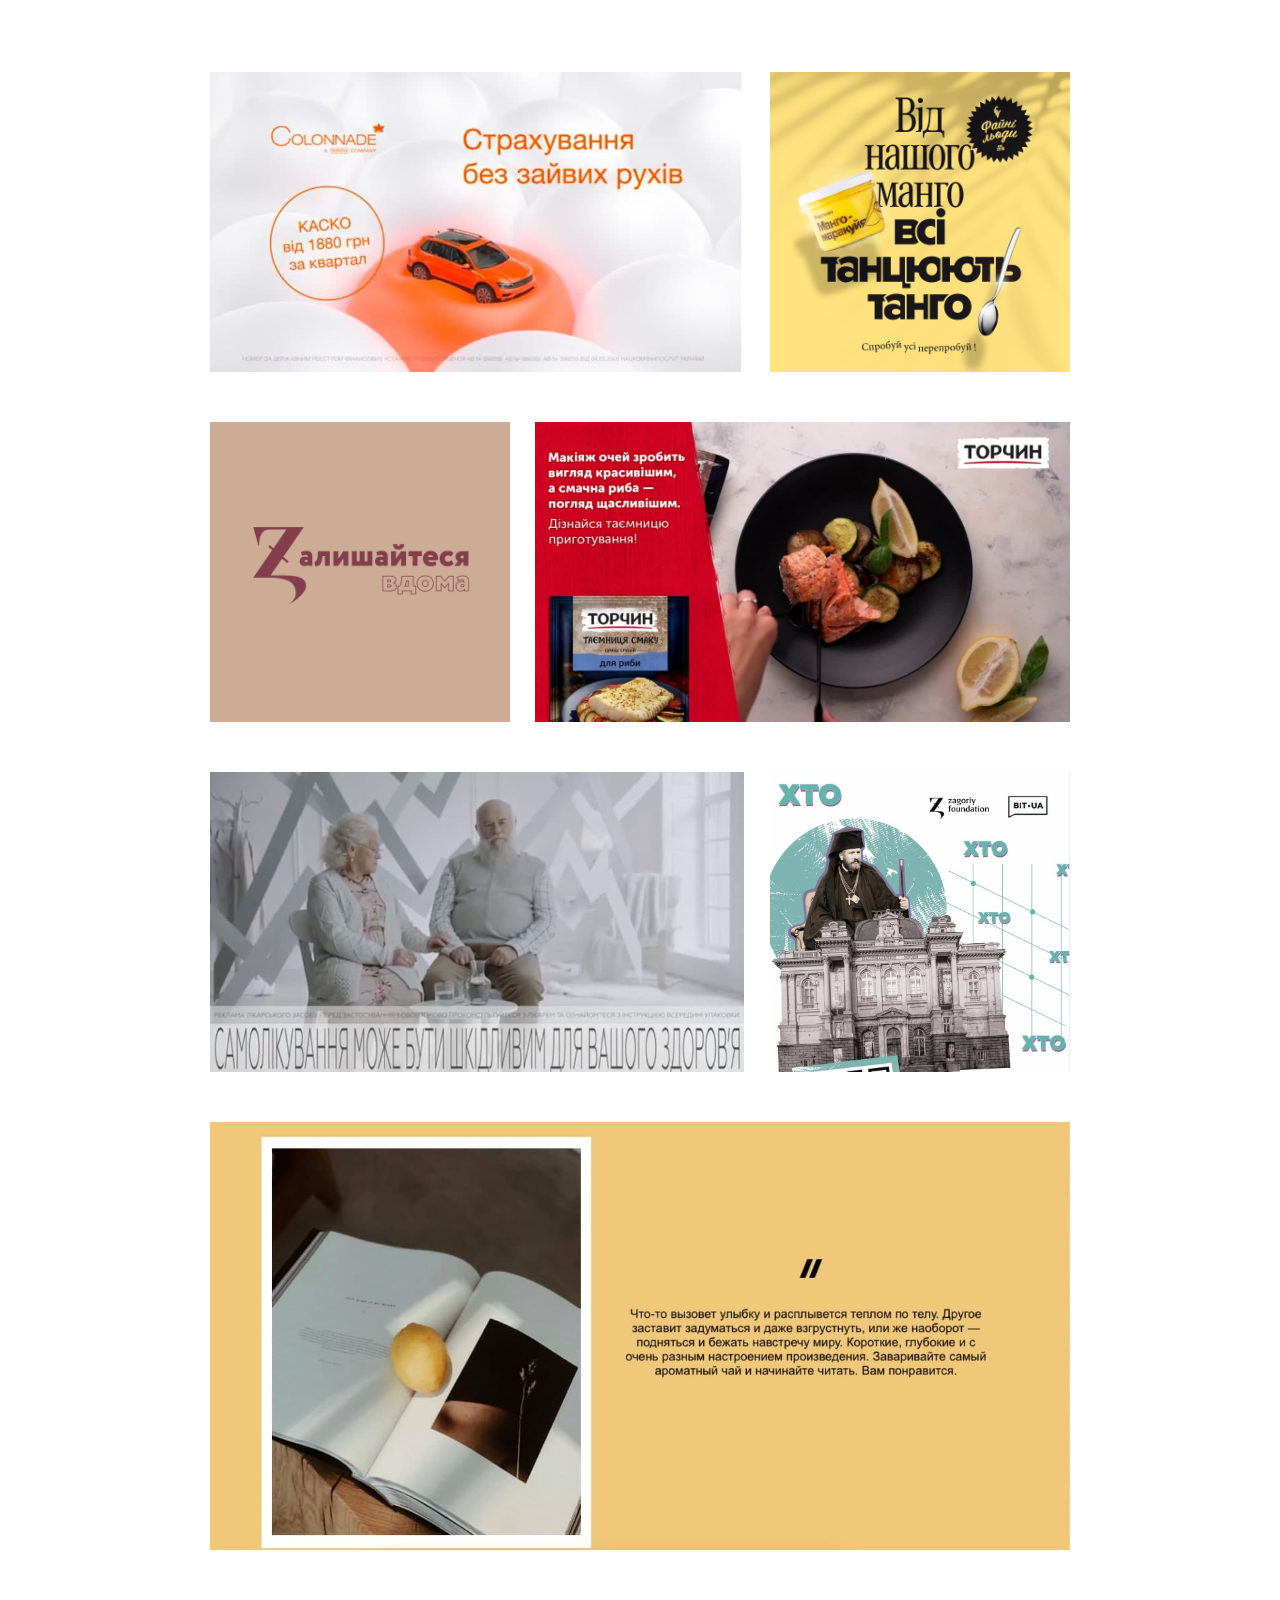
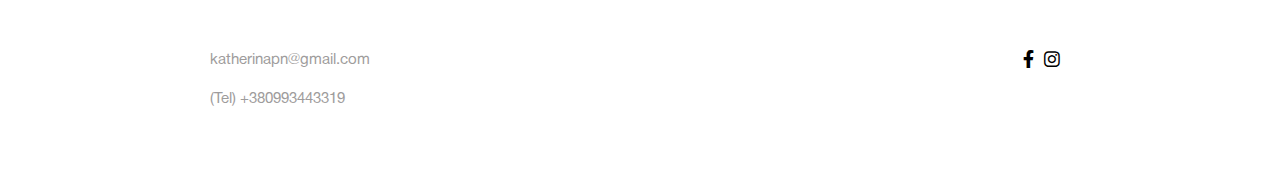
<file: works/ФайніЛьоди/index.html>
<!DOCTYPE html>
<html>
<head>
	<meta charset="utf-8">
	<title>Porftolio</title>
	<link rel="stylesheet" type="text/css" href="../../css/fonts.css">
	<link rel="stylesheet" type="text/css" href="../../css/nav.css">
	<link rel="stylesheet" type="text/css" href="../../css/footer.css">
	<link rel="stylesheet" type="text/css" href="../../css/works.css">
	<link rel="stylesheet" type="text/css" href="css/current.css">
</head>
<body>
<header class="header">
	<div class="container">
		<div class="header_nav">
			<a class="logo" href="../../">Katya Poliukhovych</a>
			<nav class="nav">
				<ul class="nav_list">
					<li class="nav_item"><a class="nav_link works_link" href="../../">Work</a></li>
					<li class="nav_item"><a class="nav_link person_link" href="../../about">About</a></li>
				</ul>
			</nav>
		</div>
	</div>
</header>
<section class="section_current">
	<div class="container">
		<div class="current_info">
			<h1 class="current_title">Файні Льоди</h1>
			<p class="current_desc">Файні Льоди &mdash; це львівський бренд морозива. Завдання &mdash; зробити їх більш упізнаваними та збільшити продажі на початку сезону. 
			</p>
		</div>

		<div class="images">
			<div class="img_item">
				<img class="img" src="images/5.jpg" width="1280" height="1280" alt="">
				<p class="current_desc">
				Ми вирішили не показувати крутість обладнання чи технологію приготування, а зробити ставку на смак. 
				</p>
			</div>
			<div class="img_item">
				<p class="current_desc">
					«Файні льоди» &mdash; це 80 можливостей спробувати щось нове й неочікуване.
				</p>
				<img class="img" src="images/2.jpg" width="1280" height="1280" alt="">
			</div>
			<div class="img_item">
				<img class="img" src="images/3.jpg" width="1280" height="1280" alt="">
				<p class="current_desc">
					А коли ти сидиш у чотирьох стінах і дуже хочеться відволіктися, це саме те, що треба (рекламна кампанія співпала з початком карантину).
				</p>
			</div>
			<div class="img_item">
				<p class="current_desc">
					Ми показали, що кожен із смаків створює свою атмосферу й працює, як «перемикач» сірих буднів.
				</p>
				<img class="img" src="images/4.jpg" width="1280" height="1280" alt="">
			</div>
			<div class="img_item">
				<img class="img" src="images/1.jpg" width="1280" height="1280" alt="">
				<p class="current_desc">
					 Від соковитого манго, наприклад, хочеться танцювати й усміхатись на всі 32, бо це щось тропічне, тепле і сто відсотків літнє.
				</p>
			</div>
			<div class="img_item">
				<p class="current_desc">
					А наш сорбет з суниці такий смачний, що всі турботи та переживання залишаються позаду. Ну принаймні, на час, поки ви будете їсти морозиво:).
				</p>
				<img class="img" src="images/6.jpg" width="1280" height="1280" alt="">
			</div>
		</div>
		

		<div class="current_nav">
			<a class="back link_trans" href="../../">Back to Work</a>
			<div class="current_page">
				<a class="prev link_trans" href="../colonnade/">prev</a>
				<span class="slash">/</span>
				<a class="next link_trans" href="../ZagoriyFoundation/">next</a>
			</div>
		</div>

	</div>
</section>
<section class="section_works">
	<div class="container">
		<div class="works">
			<div class="work">
				<a class="work_link" href="../colonnade/" data-text="colonnade">
					<img class="work_img" src="../../content/images/1.jpg" width="840" height="475" alt="">
				</a>
			</div>
			<div class="work">
				<a class="work_link" href="#" data-text="Файні Льоди">
					<img class="work_img" src="../../content/images/2.jpg" width="1280" height="1280" alt="">
				</a>
			</div>
			<div class="work">
				<a class="work_link" href="../ZagoriyFoundation/" data-text="Zagoriy Foundation">
					<img class="work_img" src="../../content/images/5.jpg" width="1280" height="1280" alt="">
				</a>
			</div>
			<div class="work">
				<a class="work_link" href="../Торчин/" data-text="Торчин">
					<img class="work_img" src="../../content/images/3.jpg" width="1180" height="662" alt="">
				</a>
			</div>
			<div class="work">
				<a class="work_link" href="../Детралекс/" data-text="Детралекс">
					<img class="work_img" src="../../content/images/4.jpg" width="848" height="476" alt="">
				</a>
			</div>
			<div class="work">
				<a class="work_link" href="../ZagoriyFoundationSocial/" data-text="Zagoriy Foundation" data-add-text1 ="соціальна кампанія" data-add-text2 = "про меценатів">
					<img class="work_img" src="../../content/images/6.jpg" width="883" height="883" alt="">
				</a>
			</div>
			<div class="work">
				<a class="work_link" href="../ПишуПроКниги/" data-text="Пишу про книги">
					<img class="last_img" src="../../content/images/7.jpg" width="1280" height="636" alt="">
				</a>
			</div>
		</div>
	</div>
</section>
<footer class="footer">
	<div class="container">
		<div class="footer_main">
			<span class="email">katherinapn@gmail.com</span>
			<div class="social">
				<div class="social_item">
					<a class="social_link" href="https://www.facebook.com/katherina.poliukhovych" target="_blank">
						<span class="icon-facebook-f-brands"></span>
					</a>
				</div>
				<div class="social_item">
					<a class="social_link" href="https://www.instagram.com/katherina.pn/" target="_blank">
						<span class="icon-instagram-brands"></span>
					</a>
				</div>
			</div>
		</div>
		<span class="phone_number">(Tel) +380993443319</span>
	</div>
</footer>
<script src="../../js/linkTrans.js"></script>
<script src="js/main.js"></script>
</body>
</html>
</file>
<file: css/fonts.css>
@font-face {
    font-family: "HelveticaBlack";
    src: url("../fonts/HelveticaBlack/HelveticaBlack.eot");
    src: url("../fonts/HelveticaBlack/HelveticaBlack.eot?#iefix")format("embedded-opentype"),
    url("../fonts/HelveticaBlack/HelveticaBlack.woff") format("woff"),
    url("../fonts/HelveticaBlack/HelveticaBlack.ttf") format("truetype");
    font-style: normal;
    font-weight: normal;
}

/* font-family: "HelveticaBlackItalic"; */
@font-face {
    font-family: "HelveticaBlackItalic";
    src: url("../fonts/HelveticaBlackItalic/HelveticaBlackItalic.eot");
    src: url("../fonts/HelveticaBlackItalic/HelveticaBlackItalic.eot?#iefix")format("embedded-opentype"),
    url("../fonts/HelveticaBlackItalic/HelveticaBlackItalic.woff") format("woff"),
    url("../fonts/HelveticaBlackItalic/HelveticaBlackItalic.ttf") format("truetype");
    font-style: normal;
    font-weight: normal;
}

/* font-family: "HelveticaBold"; */
@font-face {
    font-family: "HelveticaBold";
    src: url("../fonts/HelveticaBold/HelveticaBold.eot");
    src: url("../fonts/HelveticaBold/HelveticaBold.eot?#iefix")format("embedded-opentype"),
    url("../fonts/HelveticaBold/HelveticaBold.woff") format("woff"),
    url("../fonts/HelveticaBold/HelveticaBold.ttf") format("truetype");
    font-style: normal;
    font-weight: normal;
}

/* font-family: "HelveticaBoldItalic"; */
@font-face {
    font-family: "HelveticaBoldItalic";
    src: url("../fonts/HelveticaBoldItalic/HelveticaBoldItalic.eot");
    src: url("../fonts/HelveticaBoldItalic/HelveticaBoldItalic.eot?#iefix")format("embedded-opentype"),
    url("../fonts/HelveticaBoldItalic/HelveticaBoldItalic.woff") format("woff"),
    url("../fonts/HelveticaBoldItalic/HelveticaBoldItalic.ttf") format("truetype");
    font-style: normal;
    font-weight: normal;
}

/* font-family: "HelveticaHeavy"; */
@font-face {
    font-family: "HelveticaHeavy";
    src: url("../fonts/HelveticaHeavy/HelveticaHeavy.eot");
    src: url("../fonts/HelveticaHeavy/HelveticaHeavy.eot?#iefix")format("embedded-opentype"),
    url("../fonts/HelveticaHeavy/HelveticaHeavy.woff") format("woff"),
    url("../fonts/HelveticaHeavy/HelveticaHeavy.ttf") format("truetype");
    font-style: normal;
    font-weight: normal;
}

/* font-family: "HelveticaHeavyItalic"; */
@font-face {
    font-family: "HelveticaHeavyItalic";
    src: url("../fonts/HelveticaHeavyItalic/HelveticaHeavyItalic.eot");
    src: url("../fonts/HelveticaHeavyItalic/HelveticaHeavyItalic.eot?#iefix")format("embedded-opentype"),
    url("../fonts/HelveticaHeavyItalic/HelveticaHeavyItalic.woff") format("woff"),
    url("../fonts/HelveticaHeavyItalic/HelveticaHeavyItalic.ttf") format("truetype");
    font-style: normal;
    font-weight: normal;
}

/* font-family: "HelveticaItalic"; */
@font-face {
    font-family: "HelveticaItalic";
    src: url("../fonts/HelveticaItalic/HelveticaItalic.eot");
    src: url("../fonts/HelveticaItalic/HelveticaItalic.eot?#iefix")format("embedded-opentype"),
    url("../fonts/HelveticaItalic/HelveticaItalic.woff") format("woff"),
    url("../fonts/HelveticaItalic/HelveticaItalic.ttf") format("truetype");
    font-style: normal;
    font-weight: normal;
}

/* font-family: "HelveticaLight"; */
@font-face {
    font-family: "HelveticaLight";
    src: url("../fonts/HelveticaLight/HelveticaLight.eot");
    src: url("../fonts/HelveticaLight/HelveticaLight.eot?#iefix")format("embedded-opentype"),
    url("../fonts/HelveticaLight/HelveticaLight.woff") format("woff"),
    url("../fonts/HelveticaLight/HelveticaLight.ttf") format("truetype");
    font-style: normal;
    font-weight: normal;
}

/* font-family: "HelveticaLightItalic"; */
@font-face {
    font-family: "HelveticaLightItalic";
    src: url("../fonts/HelveticaLightItalic/HelveticaLightItalic.eot");
    src: url("../fonts/HelveticaLightItalic/HelveticaLightItalic.eot?#iefix")format("embedded-opentype"),
    url("../fonts/HelveticaLightItalic/HelveticaLightItalic.woff") format("woff"),
    url("../fonts/HelveticaLightItalic/HelveticaLightItalic.ttf") format("truetype");
    font-style: normal;
    font-weight: normal;
}

/* font-family: "HelveticaMedium"; */
@font-face {
    font-family: "HelveticaMedium";
    src: url("../fonts/HelveticaMedium/HelveticaMedium.eot");
    src: url("../fonts/HelveticaMedium/HelveticaMedium.eot?#iefix")format("embedded-opentype"),
    url("../fonts/HelveticaMedium/HelveticaMedium.woff") format("woff"),
    url("../fonts/HelveticaMedium/HelveticaMedium.ttf") format("truetype");
    font-style: normal;
    font-weight: normal;
}

/* font-family: "HelveticaMediumItalic"; */
@font-face {
    font-family: "HelveticaMediumItalic";
    src: url("../fonts/HelveticaMediumItalic/HelveticaMediumItalic.eot");
    src: url("../fonts/HelveticaMediumItalic/HelveticaMediumItalic.eot?#iefix")format("embedded-opentype"),
    url("../fonts/HelveticaMediumItalic/HelveticaMediumItalic.woff") format("woff"),
    url("../fonts/HelveticaMediumItalic/HelveticaMediumItalic.ttf") format("truetype");
    font-style: normal;
    font-weight: normal;
}

/* font-family: "HelveticaRegular"; */
@font-face {
    font-family: "HelveticaRegular";
    src: url("../fonts/HelveticaRegular/HelveticaRegular.eot");
    src: url("../fonts/HelveticaRegular/HelveticaRegular.eot?#iefix")format("embedded-opentype"),
    url("../fonts/HelveticaRegular/HelveticaRegular.woff") format("woff"),
    url("../fonts/HelveticaRegular/HelveticaRegular.ttf") format("truetype");
    font-style: normal;
    font-weight: normal;
}

/* font-family: "HelveticaThin"; */
@font-face {
    font-family: "HelveticaThin";
    src: url("../fonts/HelveticaThin/HelveticaThin.eot");
    src: url("../fonts/HelveticaThin/HelveticaThin.eot?#iefix")format("embedded-opentype"),
    url("../fonts/HelveticaThin/HelveticaThin.woff") format("woff"),
    url("../fonts/HelveticaThin/HelveticaThin.ttf") format("truetype");
    font-style: normal;
    font-weight: normal;
}

/* font-family: "HelveticaThinItalic"; */
@font-face {
    font-family: "HelveticaThinItalic";
    src: url("../fonts/HelveticaThinItalic/HelveticaThinItalic.eot");
    src: url("../fonts/HelveticaThinItalic/HelveticaThinItalic.eot?#iefix")format("embedded-opentype"),
    url("../fonts/HelveticaThinItalic/HelveticaThinItalic.woff") format("woff"),
    url("../fonts/HelveticaThinItalic/HelveticaThinItalic.ttf") format("truetype");
    font-style: normal;
    font-weight: normal;
}

/* font-family: "HelveticaUltralight"; */
@font-face {
    font-family: "HelveticaUltralight";
    src: url("../fonts/HelveticaUltralight/HelveticaUltralight.eot");
    src: url("../fonts/HelveticaUltralight/HelveticaUltralight.eot?#iefix")format("embedded-opentype"),
    url("../fonts/HelveticaUltralight/HelveticaUltralight.woff") format("woff"),
    url("../fonts/HelveticaUltralight/HelveticaUltralight.ttf") format("truetype");
    font-style: normal;
    font-weight: normal;
}

/* font-family: "HelveticaUltraLightItalic"; */
@font-face {
    font-family: "HelveticaUltraLightItalic";
    src: url("../fonts/HelveticaUltraLightItalic/HelveticaUltraLightItalic.eot");
    src: url("../fonts/HelveticaUltraLightItalic/HelveticaUltraLightItalic.eot?#iefix")format("embedded-opentype"),
    url("../fonts/HelveticaUltraLightItalic/HelveticaUltraLightItalic.woff") format("woff"),
    url("../fonts/HelveticaUltraLightItalic/HelveticaUltraLightItalic.ttf") format("truetype");
    font-style: normal;
    font-weight: normal;
}

@font-face {
    font-family: 'Raleway';
    src: url('../fonts/Raleway/Raleway-Regular.eot');
    src: url('../fonts/Raleway/Raleway-Regular.eot?#iefix') format('embedded-opentype'),
        url('../fonts/Raleway/Raleway-Regular.woff2') format('woff2'),
        url('../fonts/Raleway/Raleway-Regular.woff') format('woff'),
        url('../fonts/Raleway/Raleway-Regular.ttf') format('truetype');
    font-weight: normal;
    font-style: normal;
}


@font-face {
  font-family: 'icomoon';
  src:  url('../fonts/icomoon.eot?6bc199');
  src:  url('../fonts/icomoon.eot?6bc199#iefix') format('embedded-opentype'),
    url('../fonts/icomoon.ttf?6bc199') format('truetype'),
    url('../fonts/icomoon.woff?6bc199') format('woff'),
    url('../fonts/icomoon.svg?6bc199#icomoon') format('svg');
  font-weight: normal;
  font-style: normal;
  font-display: block;
}

[class^="icon-"], [class*=" icon-"] {
  /* use !important to prevent issues with browser extensions that change fonts */
  font-family: 'icomoon' !important;
  speak: never;
  font-style: normal;
  font-weight: normal;
  font-variant: normal;
  text-transform: none;
  line-height: 1;

  /* Better Font Rendering =========== */
  -webkit-font-smoothing: antialiased;
  -moz-osx-font-smoothing: grayscale;
}

.icon-facebook-f-brands:before {
  content: "\e900";
}
.icon-instagram-brands:before {
  content: "\e901";
}
</file>
<file: css/nav.css>
* {
	margin: 0;
	padding: 0;
	box-sizing: border-box;
}

body {
	background: #fff;
	font-family: HelveticaRegular;
	color: #9e9c9c;
	font-size: 15px;
}

img, video, iframe {
	display: block;
}

/* HEADER NAV */

.header {
	padding-top: 60px;
}

.header_nav {
	display: flex;
	justify-content: space-between;
	align-items: center;
}

.logo {
	text-transform: uppercase;
	text-decoration: none;
	font-size: 23px;
	color: #000;
	transition: text-shadow .3s linear;
}

.logo:hover {
	text-shadow: -1px 1px 5px #9e9c9c;
}

.nav_list {
	list-style: none;
	display: flex;
}

.nav_item {
	margin-right: 25px;
}

.nav_item:last-child {
	margin-right: 0;
}

.nav_link {
	position: relative;
	display: block;
	padding: 10px 5px;
	text-decoration: none;
	font-size: 17px;
	color: inherit;
}

.link_trans {
	transition: color .3s linear;
}

.nav_link::after {
	position: absolute;
	content: '';
	display: block;
	bottom: 7px;
	left: 0;
	width: 100%;
	height: 1px;
	opacity: 0;
	background: #000;
}
</file>
<file: css/footer.css>
/* FOOTER */

.footer {
	padding-bottom: 70px;
}

.footer_main {
	display: flex;
	justify-content: space-between;
	align-items: center;
	margin-bottom: 20px;
}

.social {
	display: flex;
	align-items: center;
	padding-right: 10px;
}

.social_item:nth-child(1) {
	margin-right: 10px;
}

.social_link {
	font-size: 20px;
	text-decoration: none;
	color: #000;
}

.social_link:nth-child(1) {
	font-size: 18px;
}

.social_link:hover {
	color: inherit;
}
</file>
<file: css/works.css>
.container {
	width: 880px;
	margin: 0 auto;
	padding: 0 10px;
}

/* HEADER */
.works_link {
	color: #000;
}

.works_link::after {
	opacity: 1;
}

.person_link:hover {
	color: #000;
}

/* WORKS */
.section_works {
	margin-top: 80px;
	margin-bottom: 50px;
}

.works {
	display: flex;
	flex-direction: row;
	flex-wrap: wrap;
	justify-content: space-between;
	align-items: center;
}

.work {
	position: relative;
	margin-bottom: 50px;
}

.work_img {
	max-height: 300px;
	width: auto;
}

.last_img {
	max-width: 100%;
	height: auto;
}

.work_link::after {
	position: absolute;
	z-index: 2;
	top: 0;
	left: 0;
	content: '';
	display: block;
	width: 100%;
	height: 100%;
	background: #e0b7b5;
	opacity: 0;
	transition: opacity .3s linear;
}

.work_link::before {
	text-align: center;
	font-family: HelveticaLight;
	z-index: 3;
	position: absolute;
	content: attr(data-text);
	white-space: nowrap;
	display: block;
	top: 50%;
	left: 50%;
	transform: translate(-50%, -50%);
	text-transform: uppercase;
	color: #fff;
	font-size: 20px;
	opacity: 0;
	letter-spacing: 3px;
	text-shadow: 0px 0px 10px #fff;
	transition: opacity .3s linear;
}

.work:nth-child(6) .work_link::before{
	white-space: pre;
	content: attr(data-text) "\0a\0a" attr(data-add-text1) "\0a" attr(data-add-text2);
}

.work_link:hover::after {
	opacity: 0.6;
}

.work:last-child .work_link:hover::after {
	opacity: 0.8;
}

.work_link:hover::before {
	opacity: 1;
}
</file>
<file: about/css/current.css>
.section_about {
	font-family: Raleway;
	font-weight: 400;
	margin-top: 80px;
	margin-bottom: 100px;
	font-size: 22px;
	color: #000;
	line-height: 1.25;
}

.works_link {
	color: #9e9c9c;
}

.works_link:hover {
	color: #000;
}

.works_link::after {
	opacity: 0;
}

.person_link::after {
	opacity: 1;
}

.person_link {
	color: #000;
}

.about_main {
	display: flex;
	flex-direction: row;
	align-items: center;
	justify-content: center;
}

.about_img {
	max-width: 50%;
	height: auto;
}

.about_info {
	max-width: 90%;
	text-align: left;
	padding-left: 20px;
	font-size: 17px;
}

.about_title {
	font-weight: 400;
	font-size: 24px;
	margin-bottom: 30px;
}

.about_desc {
	margin-bottom: 20px;
}

.footer_inner {
	display: flex;
	justify-content: space-between;
	align-items: center;
}

.resume_img {
	max-width: 90%;
	height: auto;
	margin: 0 auto;
}

.off {
	display: none;
}

.btn_wrap {
	position: relative;
}

.resume_button {
	text-decoration: underline;
	color: #000;
	font-size: 18px;
	outline: none;
	cursor: pointer;
	background: #fff;
	padding: 5px 0px;
	transition-property: color, border-color;
	transition-duration: .2s;
	transition-timing-function: linear;
}

.resume_button:hover {
	color: #9e9c9c;
	border-color: #9e9c9c;
}
</file>
<file: works/ZagoriyFoundation/css/current.css>
.section_current {
	font-family: Raleway;
	margin-top: 80px;
	margin-bottom: 100px;
	font-size: 20px;
	color: #000;
	line-height: 1.25;
}

.current_info {
	text-align: center;
	margin-bottom: 90px;
}

.current_title {
	font-weight: 700;
	font-size: 30px;
	margin-bottom: 40px;
}

.current_desc {
	padding: 0 90px;
	margin-bottom: 30px;
}

.images {
	display: flex;
	flex-direction: row;
	justify-content: space-between;
	flex-wrap: wrap;
}

.img_item {
	position: relative;
	display: flex;
	flex-direction: row;
	justify-content: center;
	align-items: center;
	margin-bottom: 50px;
}

.img {
	max-width: 410px;
	height: auto;
	transition: .3s linear
}

.img:hover {
	transform: scale(1.1);
	z-index: 20;
	box-shadow: 0 5px 10px rgba(0, 0, 0, 0.5);
}

.current_nav {
	display: flex;
	justify-content: space-between;
	align-items: center;
	font-family: HelveticaRegular;
	font-size: 15px;
	margin-top: 80px;
	color: #9e9c9c;
}

.back, .next, .prev {
	position: relative;
	text-decoration: none;
	color: #9e9c9c;
	font-size: 15px;
}

.back:hover, .next:hover, .prev:hover {
	color: #000;
}

.current_page {
	display: flex;
	align-items: center;
}

.slash {
	margin: 0 5px;
}

.section_works {
	margin-top: 100px;
}
</file>
<file: works/ZagoriyFoundationSocial/css/current.css>
.section_current {
	font-family: Raleway;
	margin-top: 80px;
	margin-bottom: 100px;
	font-size: 20px;
	color: #000;
	line-height: 1.25;
}

.current_info {
	text-align: center;
	margin-bottom: 90px;
}

.current_title {
	font-weight: 700;
	font-size: 30px;
	margin-bottom: 40px;
}

.current_caption {
	font-size: 26px;
}

.current_desc {
	padding: 0 70px;
	margin-bottom: 30px;
}

.desc_link {
	color: #1c9a94;
	text-decoration: none;
}

.desc_link:hover {
	text-decoration: underline;
}

.images {
	display: flex;
	flex-direction: row;
	justify-content: space-between;
	flex-wrap: wrap;
}

.img_item {
	position: relative;
	display: flex;
	flex-direction: row;
	justify-content: center;
	align-items: center;
	margin-bottom: 50px;
}

.img_item:last-child {
	width: 100%;
}

.img {
	max-width: 400px;
	height: auto;
	transition: .3s linear
}

.img:hover {
	transform: scale(1.1);
	z-index: 20;
	box-shadow: 0 5px 10px rgba(0, 0, 0, 0.5);
}

.current_nav {
	display: flex;
	justify-content: space-between;
	align-items: center;
	font-family: HelveticaRegular;
	font-size: 15px;
	margin-top: 80px;
	color: #9e9c9c;
}

.back, .next, .prev {
	position: relative;
	text-decoration: none;
	color: #9e9c9c;
	font-size: 15px;
}

.back:hover, .next:hover, .prev:hover {
	color: #000;
}

.current_page {
	display: flex;
	align-items: center;
}

.slash {
	margin: 0 5px;
}

.section_works {
	margin-top: 100px;
}
</file>
<file: works/Детралекс/css/current.css>
.section_current {
	font-family: Raleway;
	margin-top: 80px;
	margin-bottom: 100px;
	font-size: 20px;
	color: #000;
	line-height: 1.25;
}

.current_info {
	text-align: center;
	margin-bottom: 90px;
}

.current_title {
	font-weight: 700;
	font-size: 30px;
	margin-bottom: 40px;
}

.current_desc {
	margin-bottom: 40px;
	line-height: 1.5;
}

.video {
	margin: 0 auto;
}

.current_nav {
	display: flex;
	justify-content: space-between;
	align-items: center;
	font-family: HelveticaRegular;
	font-size: 15px;
	margin-top: 80px;
	color: #9e9c9c;
}

.back, .next, .prev {
	position: relative;
	text-decoration: none;
	color: #9e9c9c;
	font-size: 15px;
}

.back:hover, .next:hover, .prev:hover {
	color: #000;
}

.current_page {
	display: flex;
	align-items: center;
}

.slash {
	margin: 0 5px;
}

.section_works {
	margin-top: 100px;
}
</file>
<file: works/ПишуПроКниги/css/current.css>
.section_current {
	font-family: Raleway;
	margin-top: 80px;
	margin-bottom: 100px;
	font-size: 22px;
	color: #000;
	line-height: 1.25;
}

.current_info {
	text-align: center;
	margin-bottom: 50px;
}

.current_title {
	font-weight: 700;
	font-size: 33px;
	margin-bottom: 40px;
}

.current_desc {
	font-size: 25px;
	letter-spacing: 3px;
}

.images {}


.img_item {
	position: relative;
	display: flex;
	justify-content: center;
	align-items: center;
	flex-direction: column;
}

.img_item:nth-child(1) {
	margin-bottom: 50px;
}

.book_link {
	text-decoration: none;
	color: #ff8562;
	margin-bottom: 30px;
}

.book_link:hover {
	text-decoration: underline;
}

.img {
	max-width: 100%;
	height: auto;
}

.img_item:nth-child(1) .img {
	box-shadow: 2px 2px 10px #ff8562;
}

.img_item:nth-child(2) .img {
	box-shadow: 2px 2px 10px #afa69f;
}

.current_nav {
	display: flex;
	justify-content: space-between;
	align-items: center;
	font-family: HelveticaRegular;
	font-size: 15px;
	margin-top: 80px;
	color: #9e9c9c;
}

.back, .next, .prev {
	position: relative;
	text-decoration: none;
	color: #9e9c9c;
	font-size: 15px;
}

.back:hover, .next:hover, .prev:hover {
	color: #000;
}

.current_page {
	display: flex;
	align-items: center;
}

.slash {
	margin: 0 5px;
}

.section_works {
	margin-top: 100px;
}
</file>
<file: works/ФайніЛьоди/css/current.css>
.section_current {
	font-family: Raleway;
	margin-top: 80px;
	margin-bottom: 100px;
	font-size: 20px;
	color: #000;
	line-height: 1.25;
}

.current_info {
	text-align: center;
	margin-bottom: 70px;
}

.current_title {
	font-weight: 700;
	font-size: 30px;
	margin-bottom: 40px;
}

.current_desc {
	text-align: center;
	padding: 0 35px;
}

.images {
	display: flex;
	flex-direction: row;
	justify-content: space-between;
	flex-wrap: wrap;
}

.img_item {
	position: relative;
	display: flex;
	flex-direction: row;
	justify-content: center;
	align-items: center;
	margin-bottom: 40px;
	transition: .3s linear;
}

.img {
	max-width: 410px;
	height: auto;
}

/*.img_item:hover {
	transform: scale(1.1);
	z-index: 20;
	box-shadow: 0 5px 10px rgba(0, 0, 0, 0.5);
}*/

.current_nav {
	display: flex;
	justify-content: space-between;
	align-items: center;
	font-family: HelveticaRegular;
	font-size: 15px;
	margin-top: 80px;
	color: #9e9c9c;
}

.back, .next, .prev {
	position: relative;
	text-decoration: none;
	color: #9e9c9c;
	font-size: 15px;
}

.back:hover, .next:hover, .prev:hover {
	color: #000;
}

.current_page {
	display: flex;
	align-items: center;
}

.slash {
	margin: 0 5px;
}

.section_works {
	margin-top: 100px;
}
</file>
